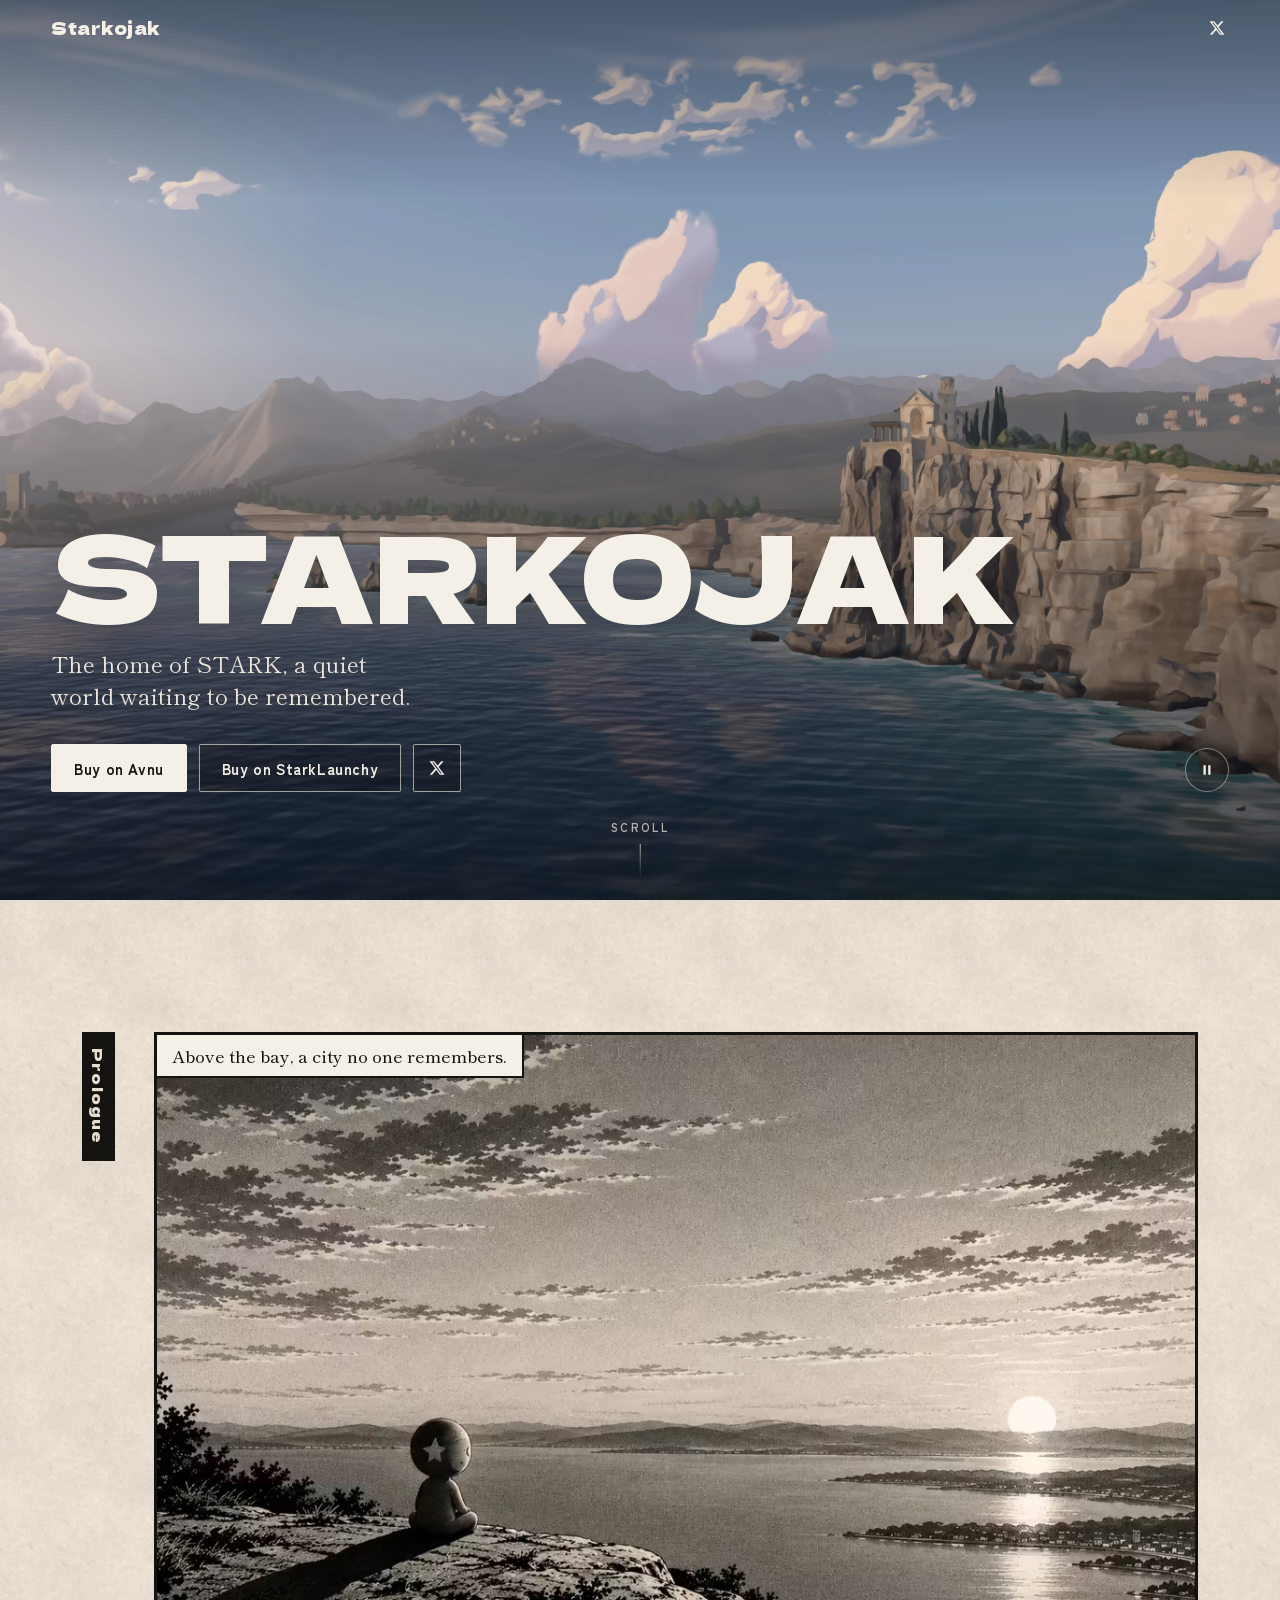
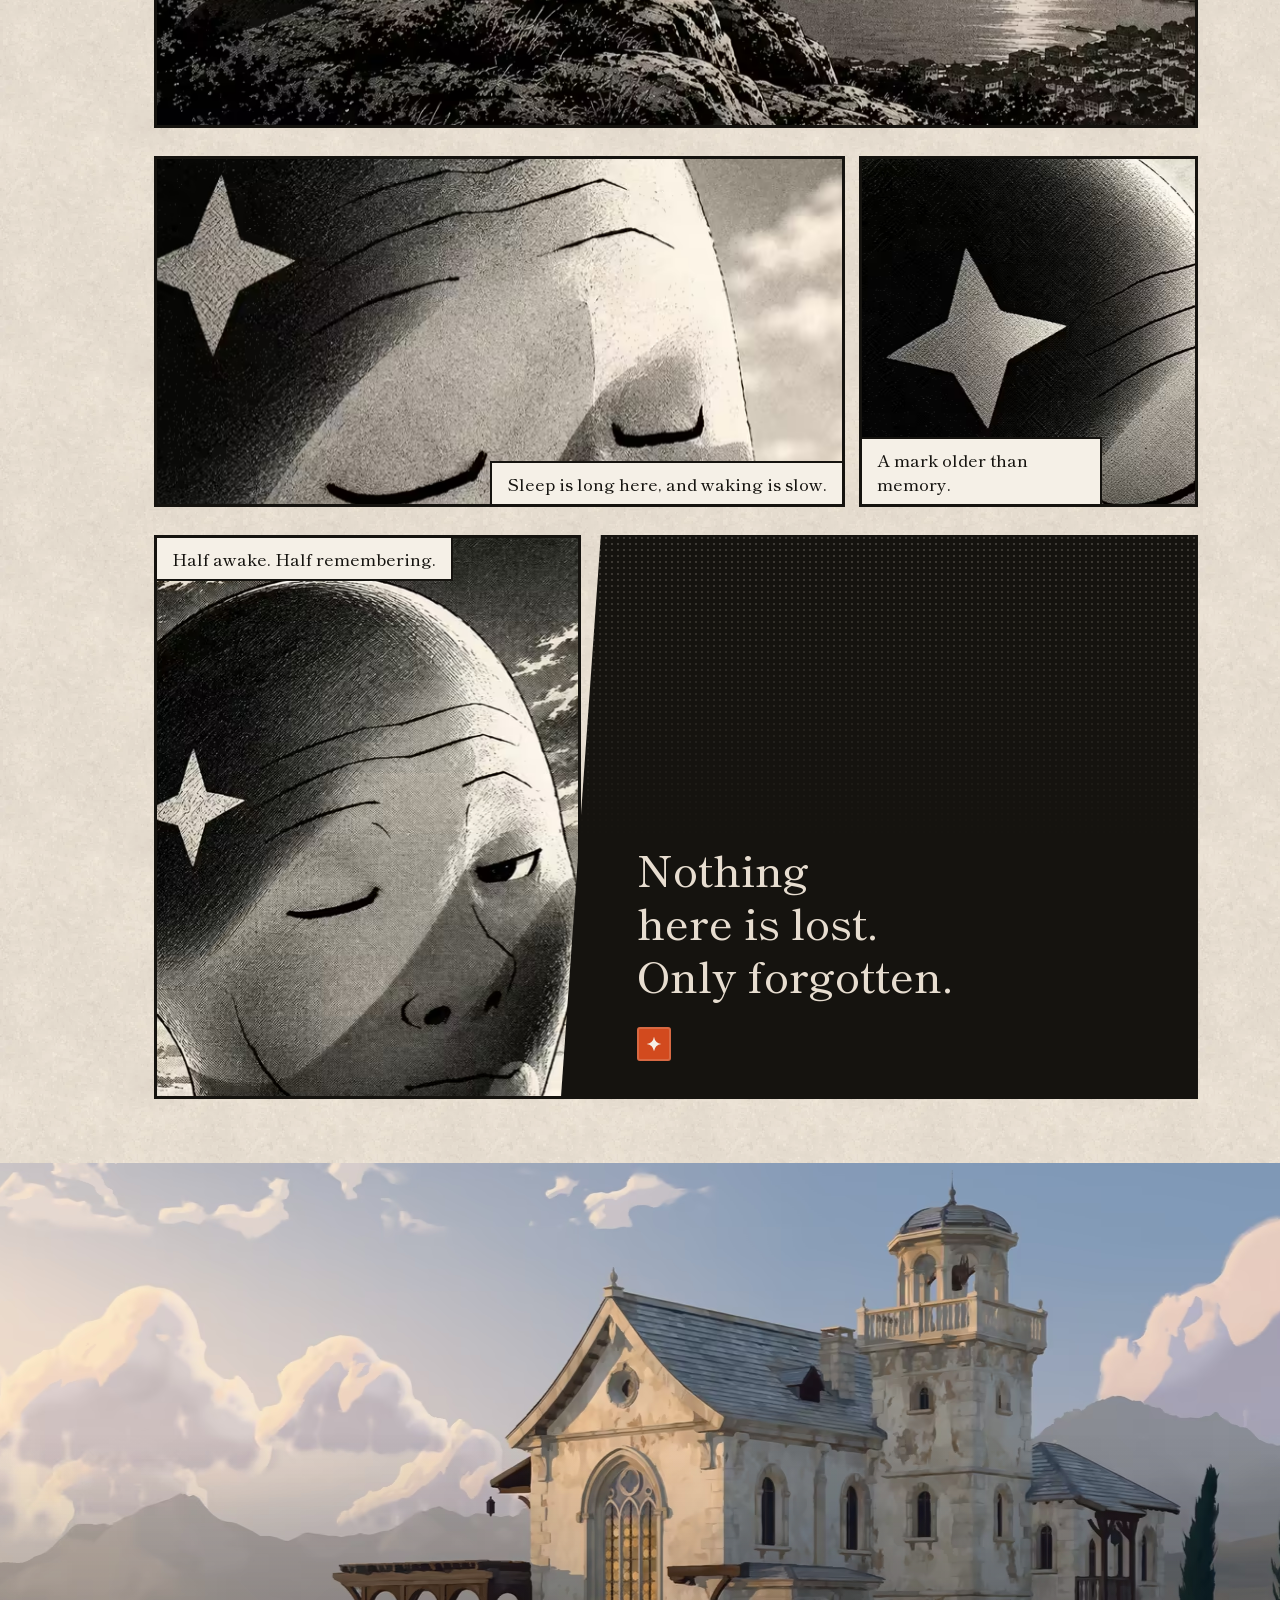
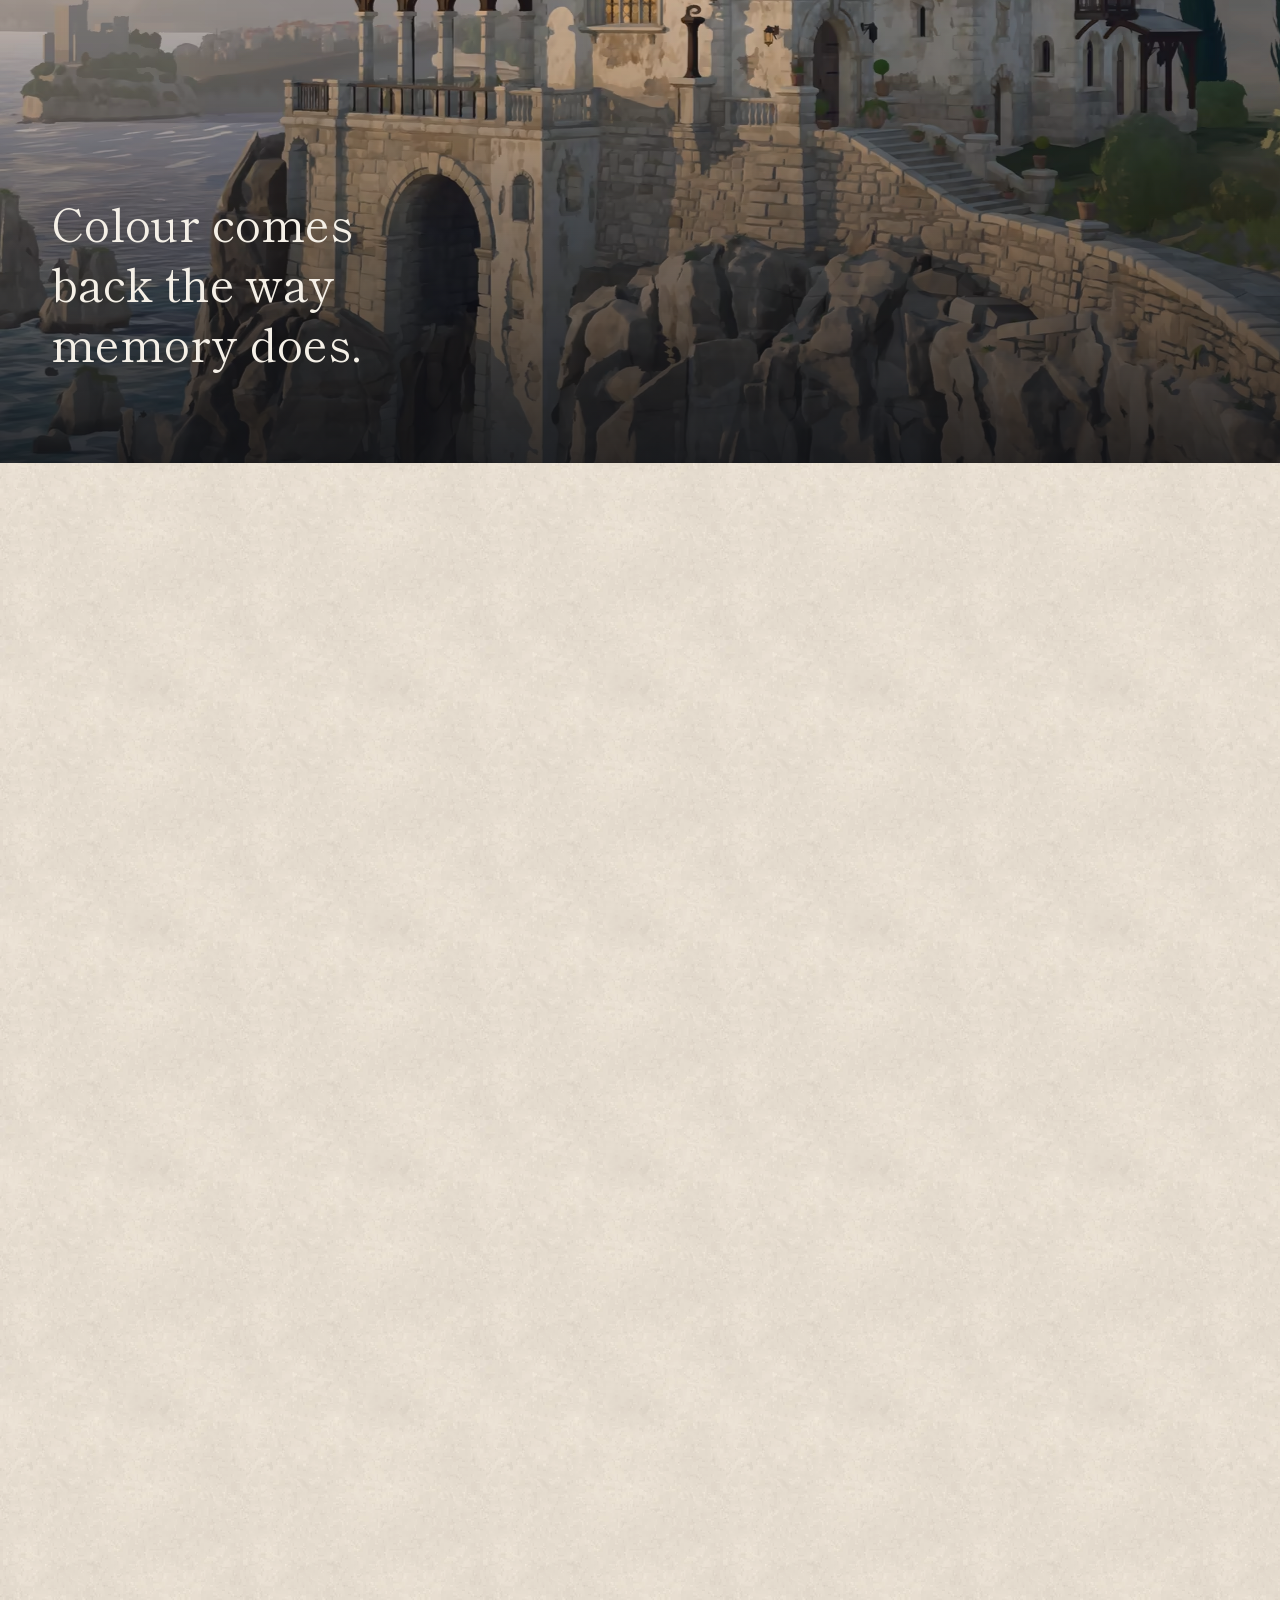
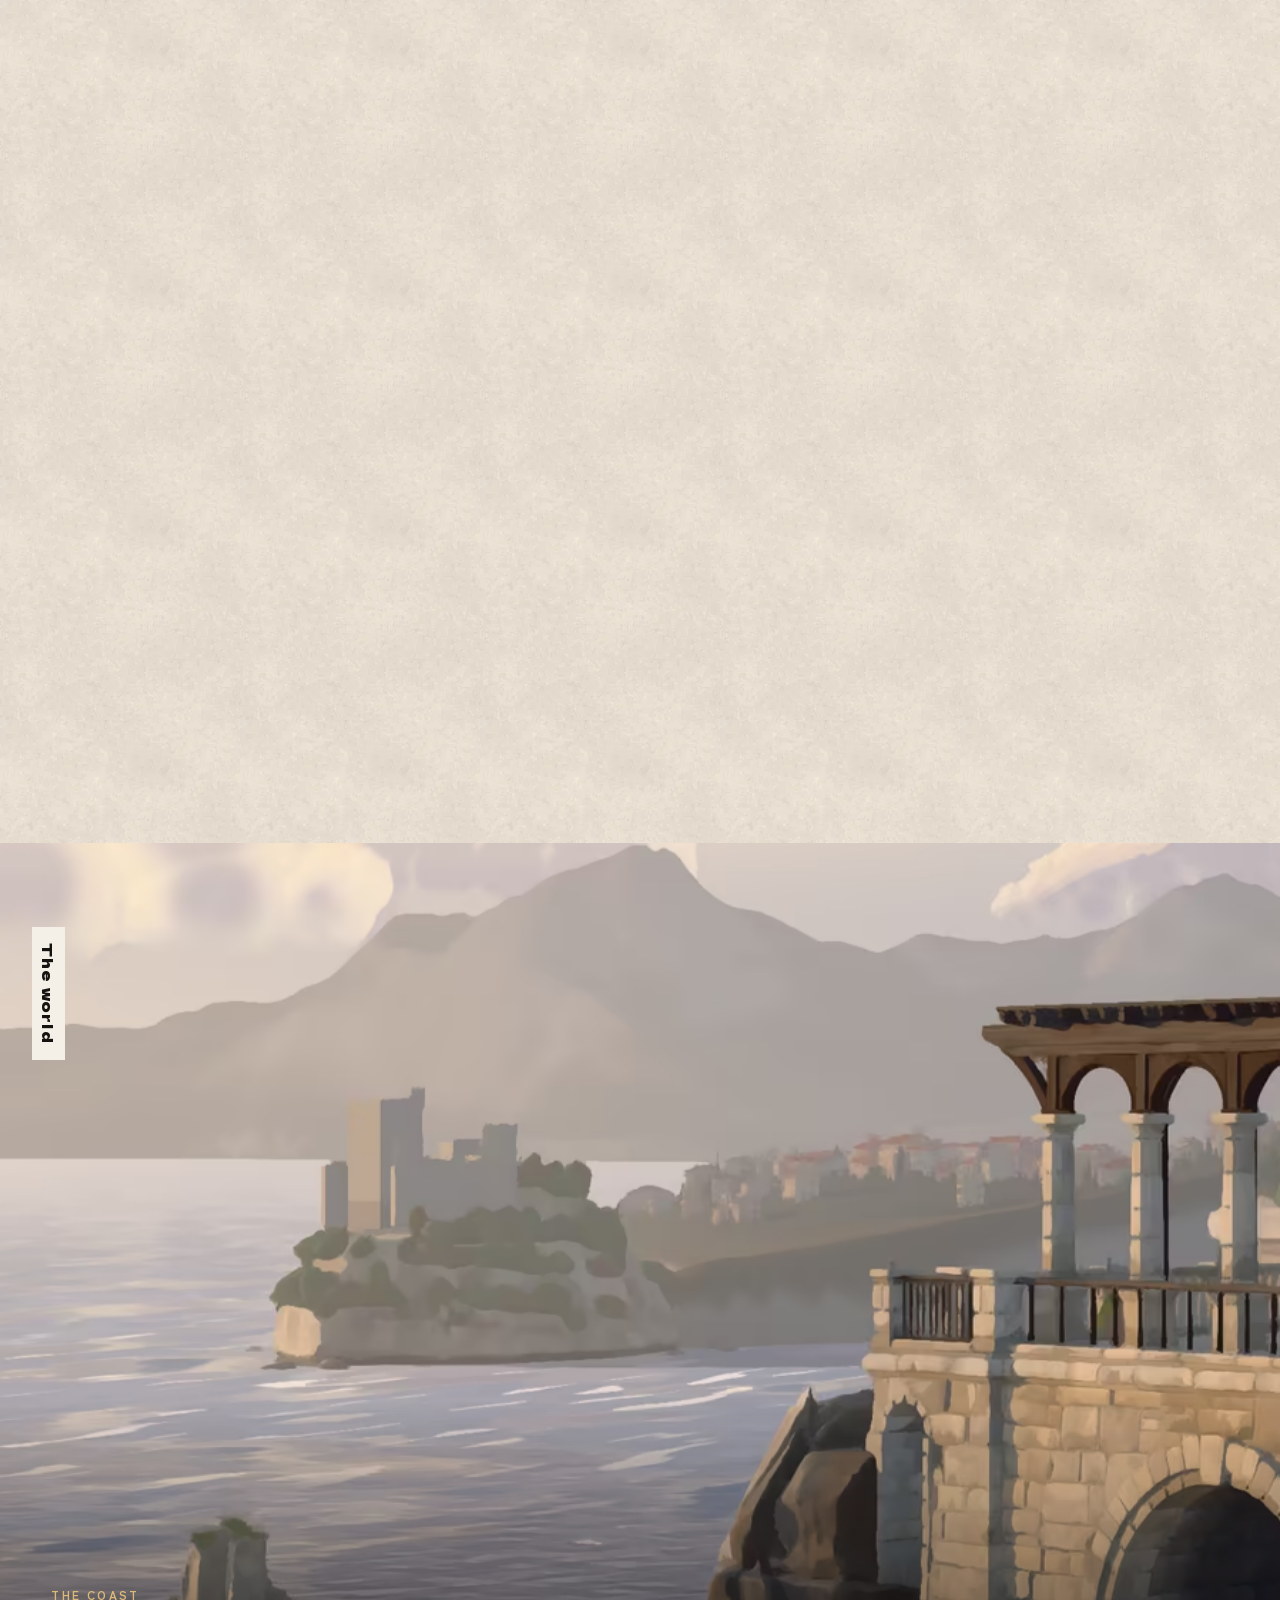
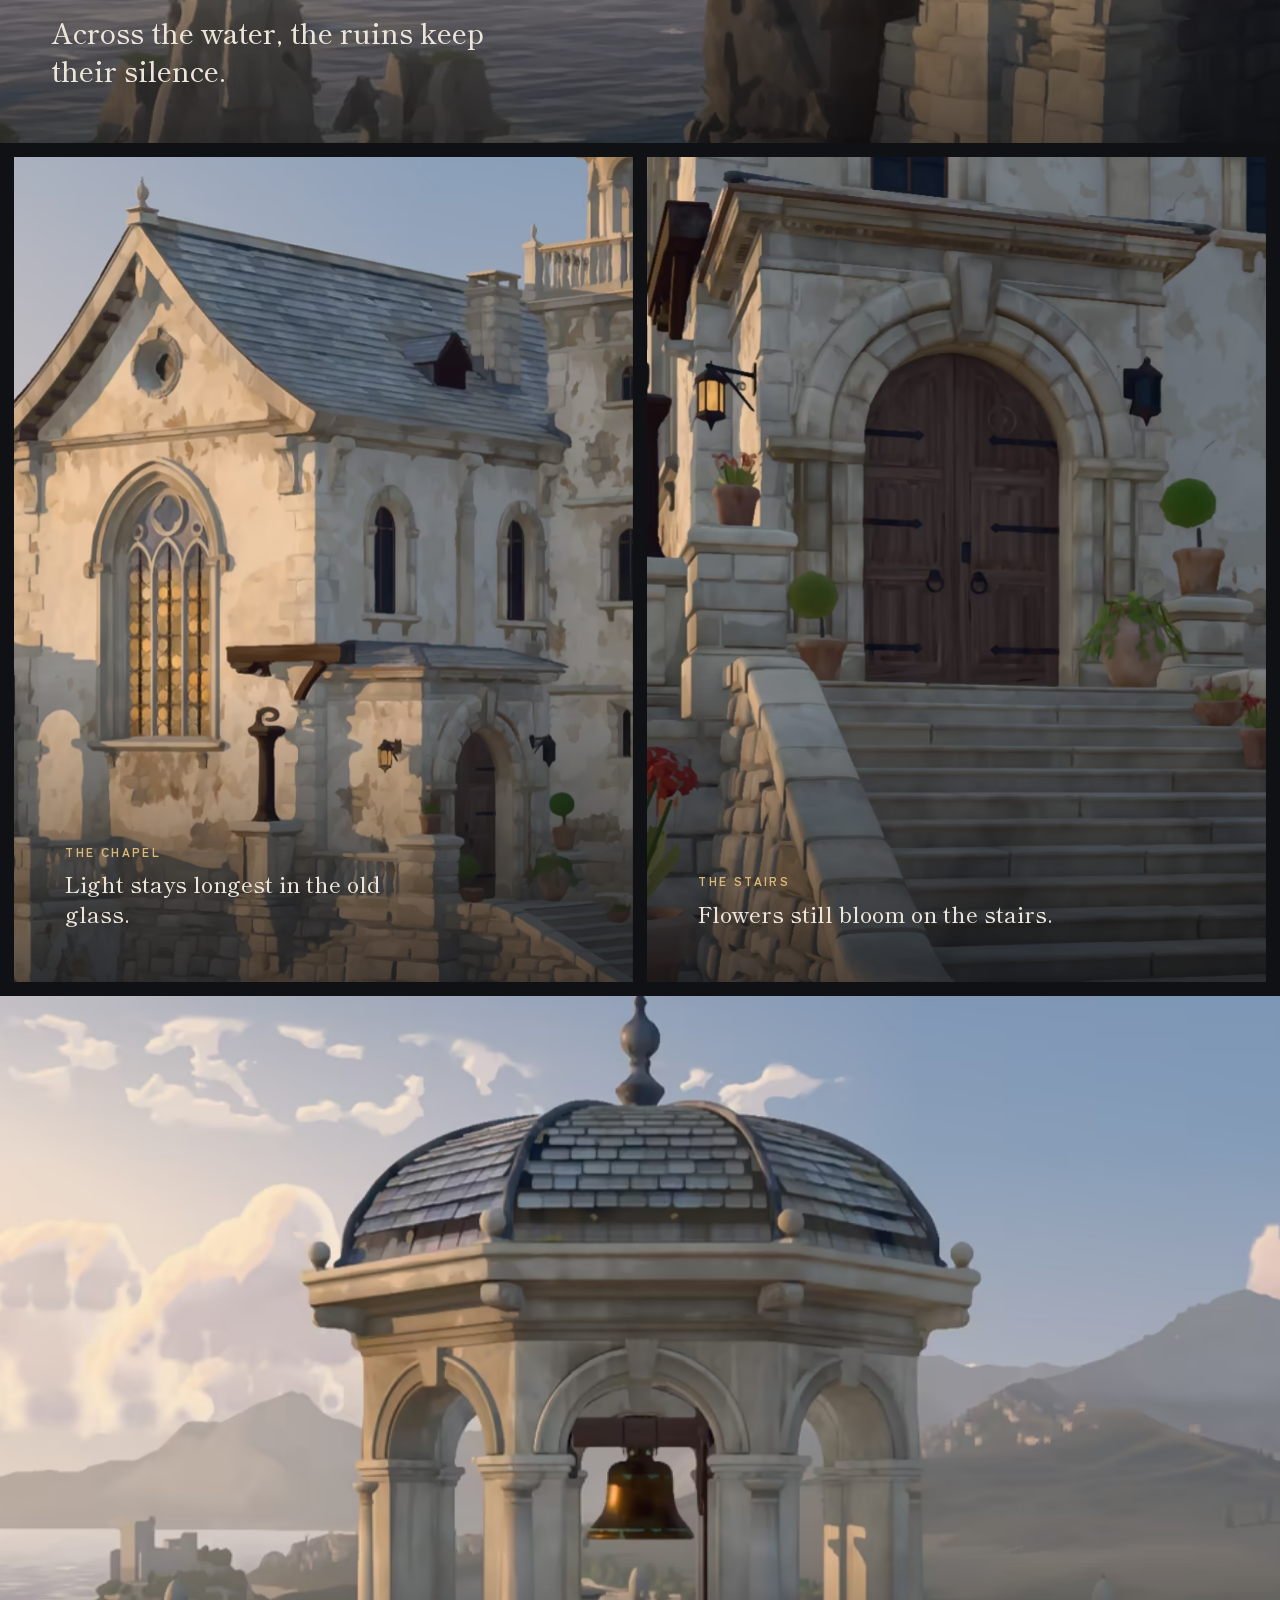
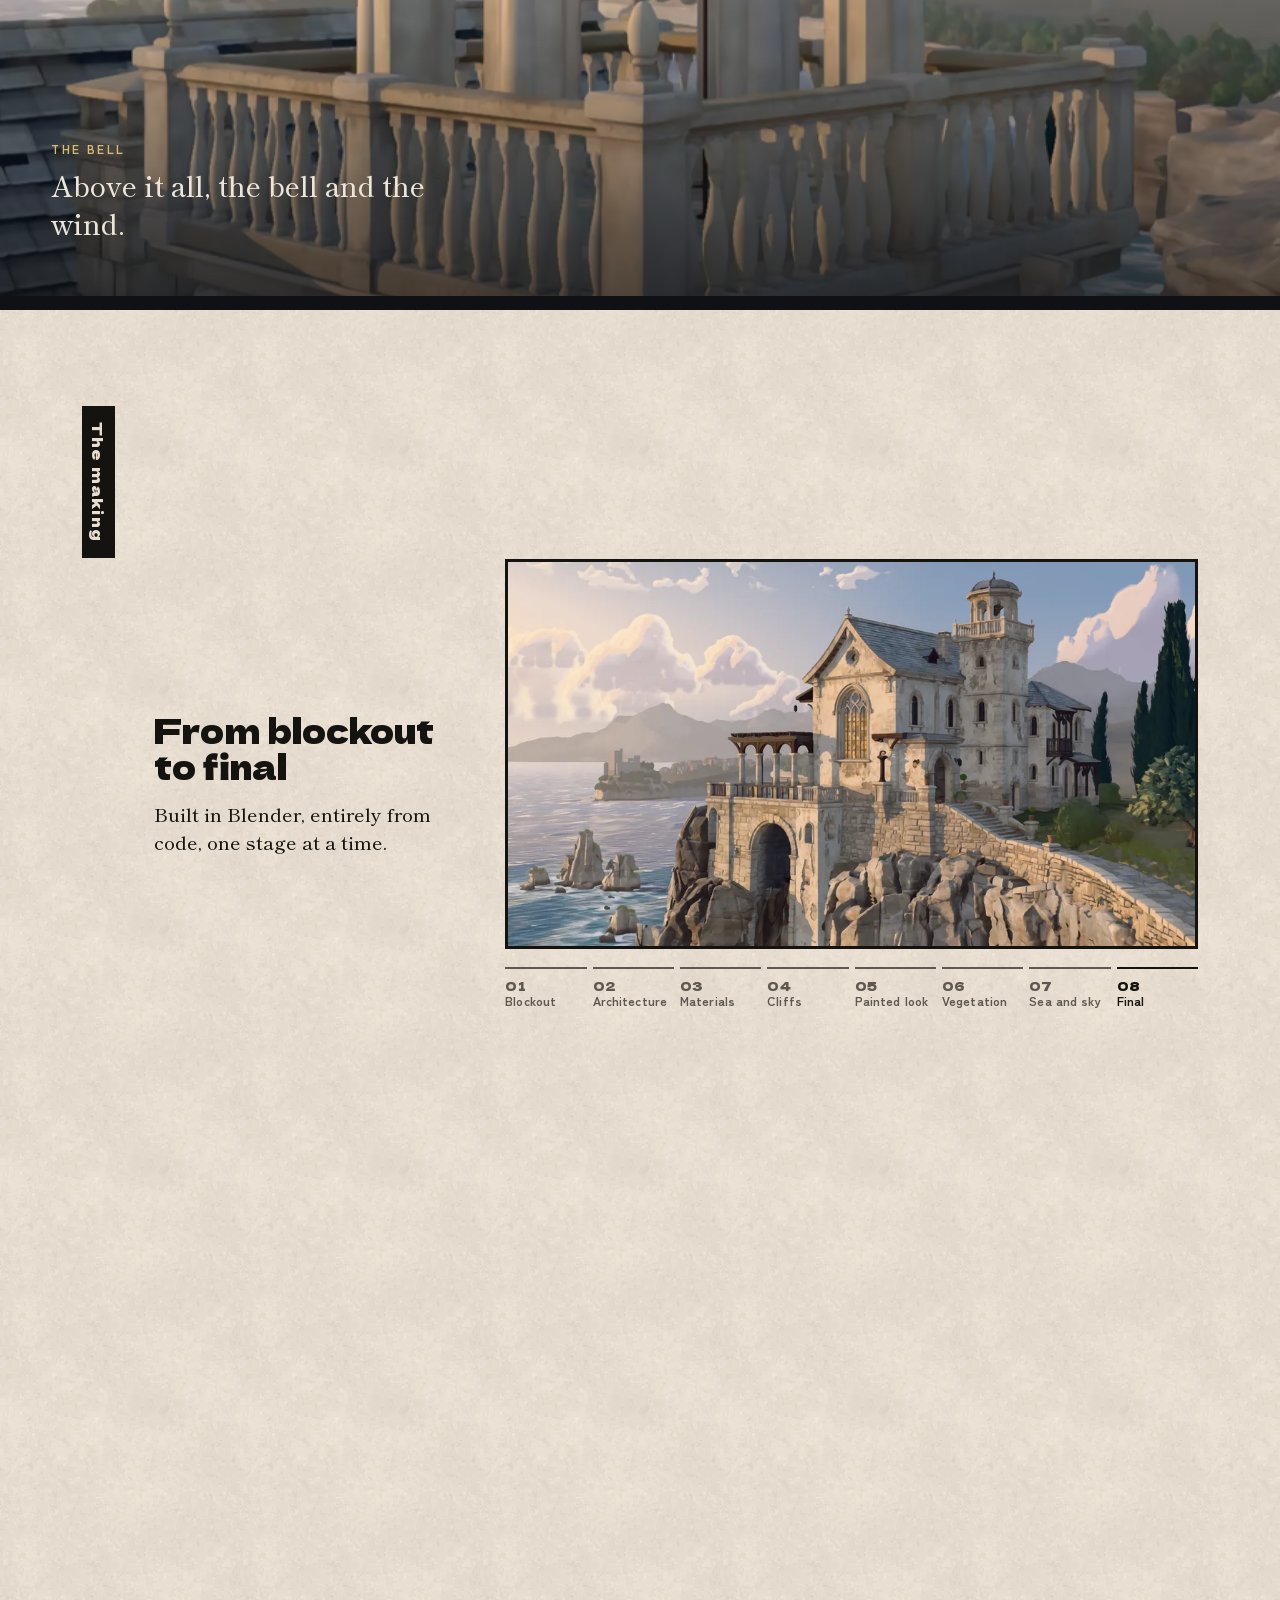
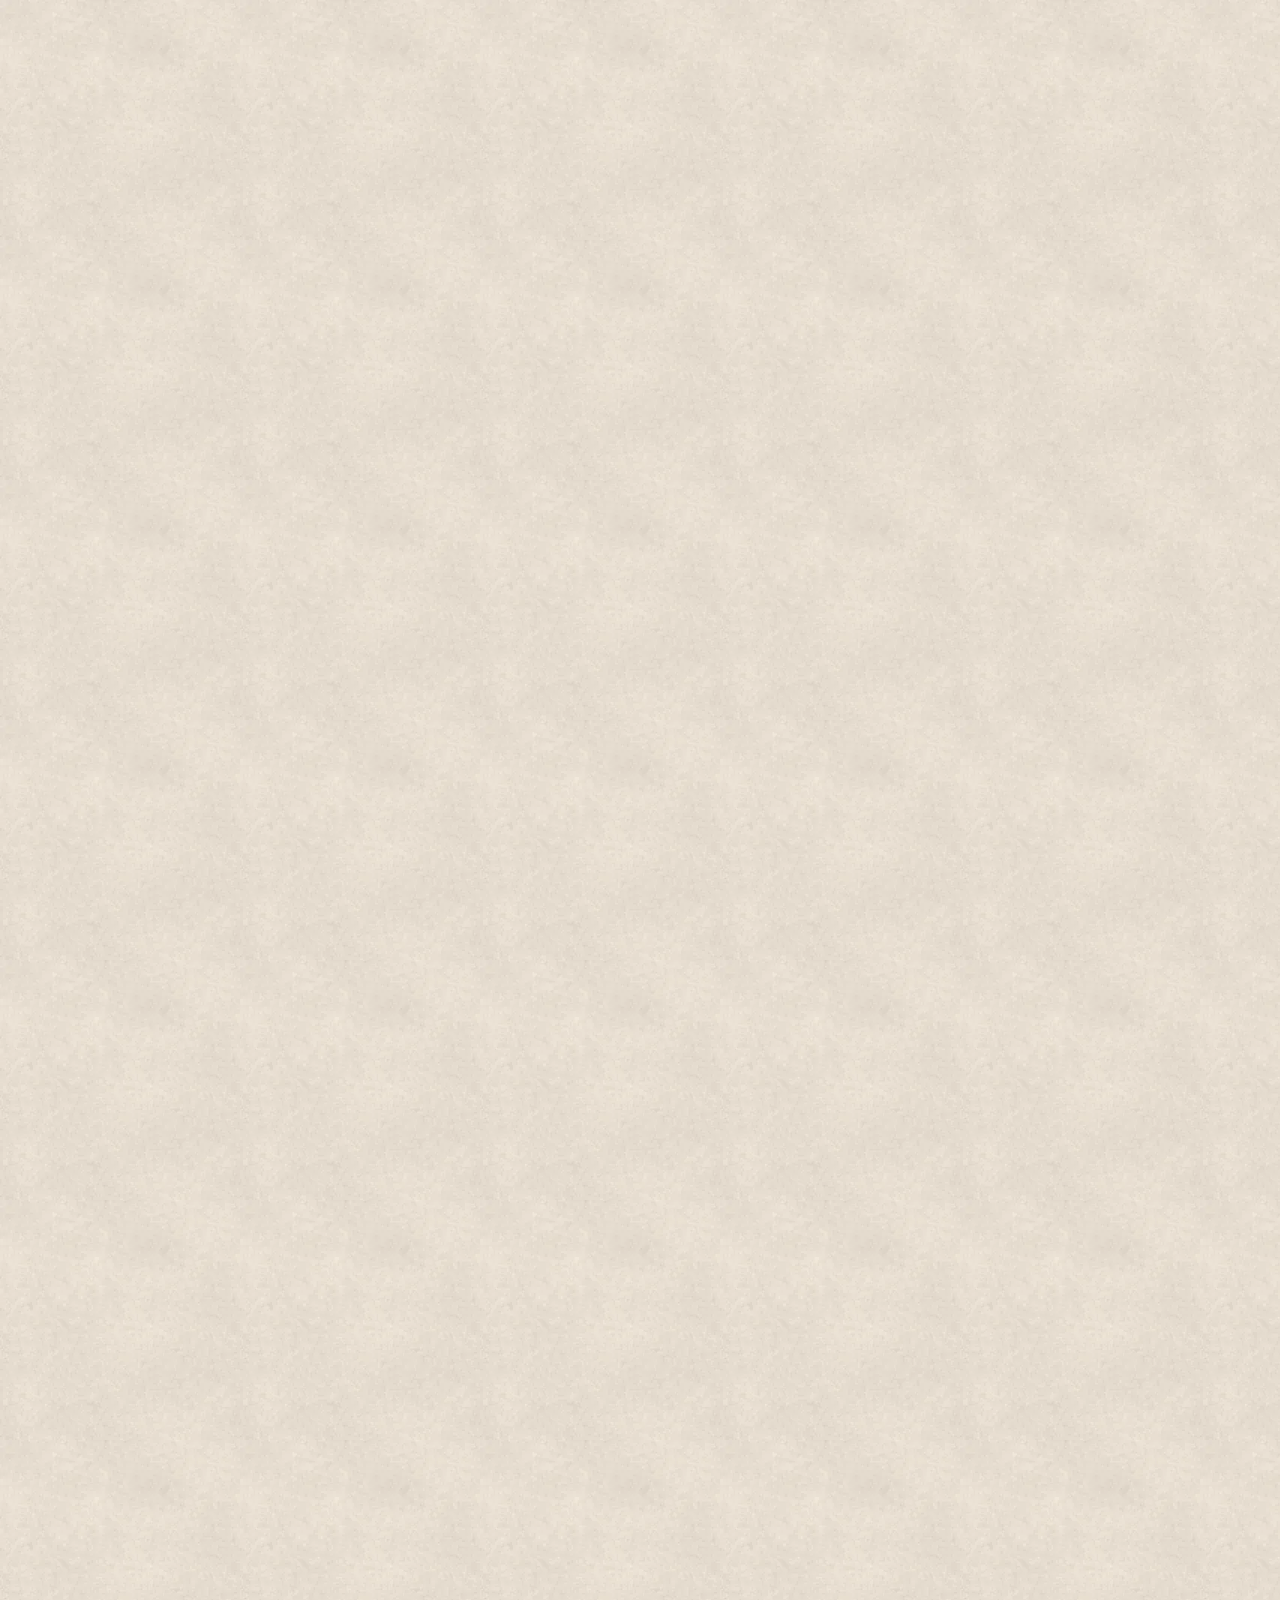
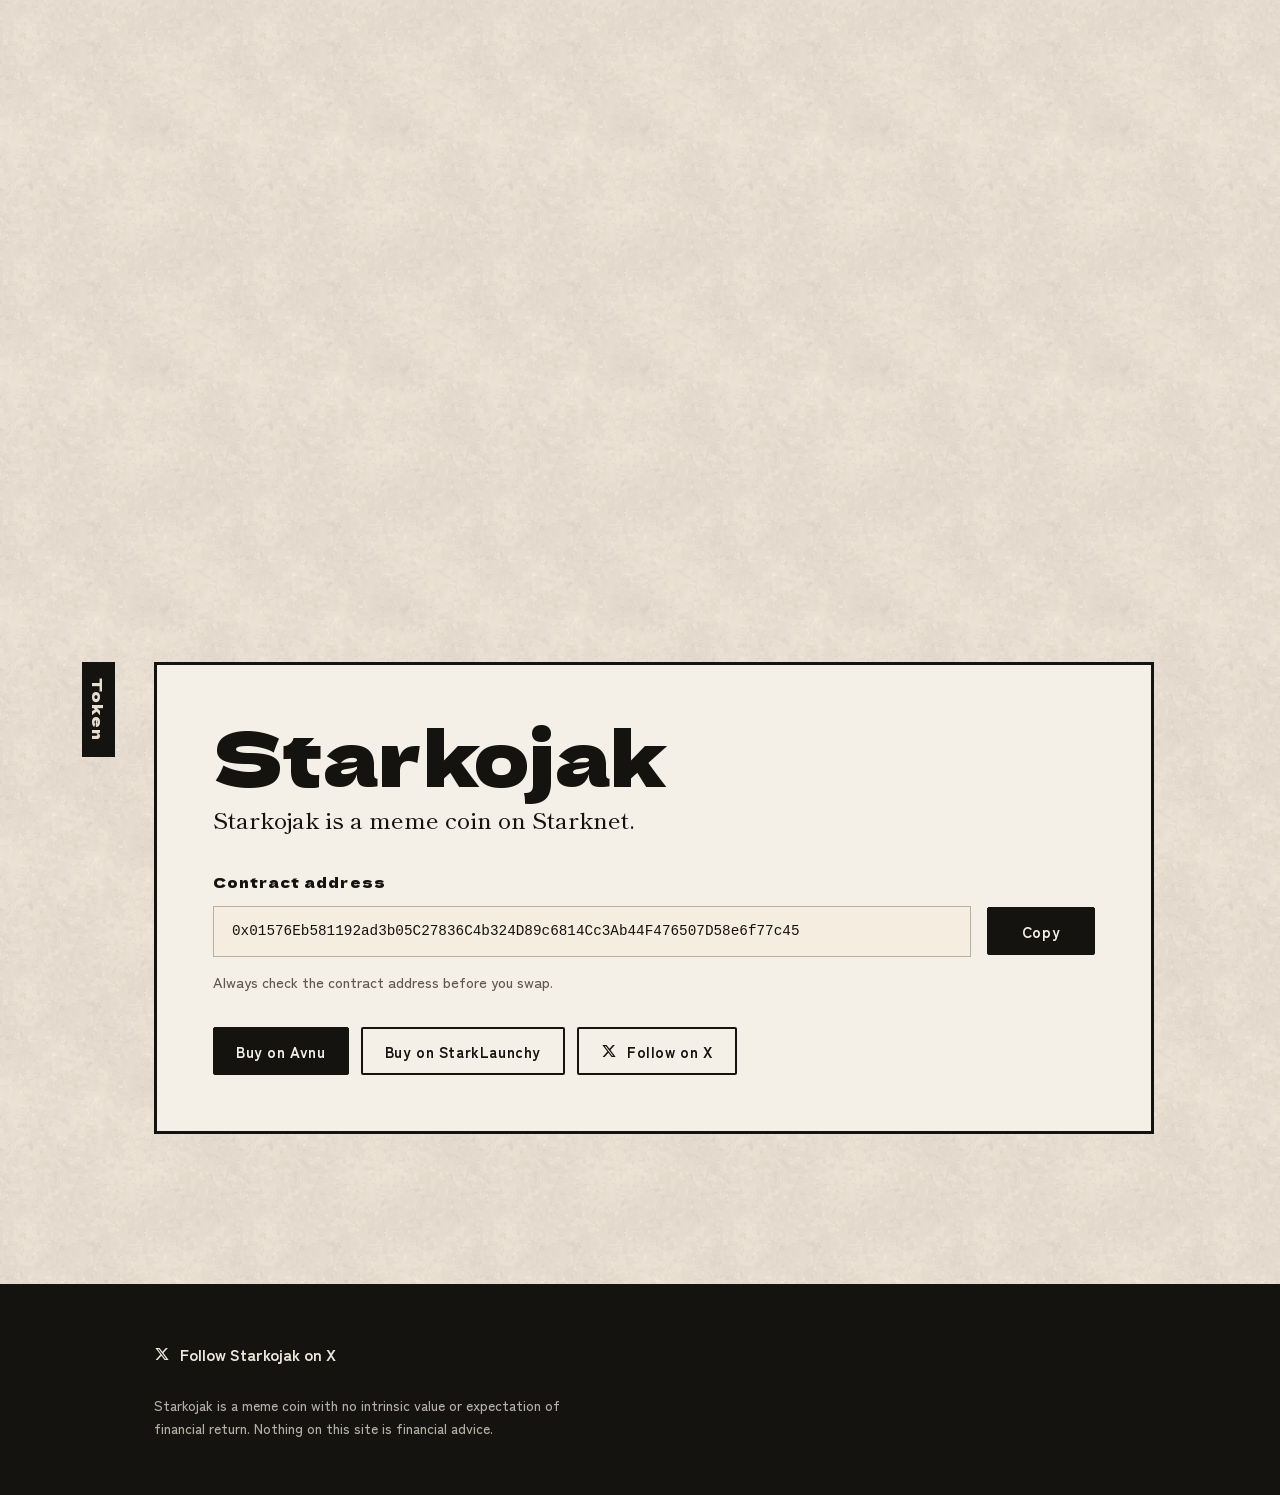
<file: index.html>
<!DOCTYPE html>
<html lang="en">
<head>
  <meta charset="UTF-8">
  <meta name="viewport" content="width=device-width, initial-scale=1, viewport-fit=cover">
  <title>Starkojak — the home of STARK, on Starknet</title>
  <meta name="description" content="Starkojak is a meme coin on Starknet and the home of STARK, an anime world drawn in graphite and painted in colour.">
  <meta name="theme-color" content="#0f1115">
  <link rel="canonical" href="https://starkojak.xyz/">
  <meta property="og:type" content="website">
  <meta property="og:url" content="https://starkojak.xyz/">
  <meta property="og:site_name" content="Starkojak">
  <meta property="og:title" content="Starkojak">
  <meta property="og:description" content="The home of STARK, a quiet world waiting to be remembered. A meme coin on Starknet.">
  <meta property="og:image" content="https://starkojak.xyz/assets/og/og-1200x630.jpg">
  <meta property="og:image:width" content="1200">
  <meta property="og:image:height" content="630">
  <meta property="og:image:alt" content="The STARKOJAK wordmark under a painted stone chapel on a sea cliff at golden hour.">
  <meta name="twitter:card" content="summary_large_image">
  <meta name="twitter:title" content="Starkojak">
  <meta name="twitter:description" content="The home of STARK, a quiet world waiting to be remembered. A meme coin on Starknet.">
  <meta name="twitter:image" content="https://starkojak.xyz/assets/og/og-1200x630.jpg">
  <link rel="icon" href="/favicon.svg" type="image/svg+xml">
  <link rel="preload" href="fonts/dela-gothic-one-400-latin.woff2" as="font" type="font/woff2" crossorigin>
  <link rel="preload" href="fonts/shippori-mincho-400-latin.woff2" as="font" type="font/woff2" crossorigin>
  <link rel="stylesheet" href="style.css">
  <script>document.documentElement.classList.add("js");</script>
  <script src="content.js"></script>
  <script src="script.js" defer></script>
</head>
<body>
  <a class="skip" href="#prologue" data-c="skip">Skip to the story</a>

  <header class="bar" data-bar>
    <a class="bar__brand" href="#top" data-c="nav.brand">Starkojak</a>
    <nav class="bar__nav" data-c-aria="nav.label" aria-label="Links">
      <a class="bar__link bar__link--buy bar__link--wide" data-href="avnu" href="https://app.avnu.fi/en?sellToken=strk&amp;buyToken=starkojak" target="_blank" rel="noopener noreferrer" data-c="nav.avnu">Buy on Avnu</a>
      <a class="bar__link bar__link--buy bar__link--wide" data-href="launchy" href="https://starklaunchy.fun/token/0x1576eb581192ad3b05c27836c4b324d89c6814cc3ab44f476507d58e6f77c45?side=buy" target="_blank" rel="noopener noreferrer" data-c="nav.launchy">Buy on StarkLaunchy</a>
      <a class="bar__link bar__link--buy bar__link--narrow" href="#token" data-c="nav.buy">Buy</a>
      <a class="bar__x" data-href="x" href="https://x.com/Starkojak" target="_blank" rel="noopener noreferrer" data-c-aria="nav.x" aria-label="Starkojak on X">
        <svg viewBox="0 0 24 24" width="18" height="18" aria-hidden="true"><path fill="currentColor" d="M17.75 3h3.07l-6.7 7.66L22 21h-6.17l-4.83-6.32L5.47 21H2.4l7.17-8.2L2 3h6.33l4.37 5.77L17.75 3Zm-1.08 16.2h1.7L7.4 4.73H5.57L16.67 19.2Z"/></svg>
      </a>
    </nav>
  </header>

  <main id="top">

    <!-- 1 · HERO: the film, the wordmark, one line, the links -->
    <section class="hero" aria-labelledby="hero-title" data-hero>
      <div class="hero__media">
        <picture>
          <source media="(max-aspect-ratio: 3/4)" type="image/avif" srcset="assets/hero/poster-portrait-608.avif">
          <source media="(max-aspect-ratio: 3/4)" type="image/webp" srcset="assets/hero/poster-portrait-608.webp">
          <source type="image/avif" srcset="assets/hero/poster-960.avif 960w, assets/hero/poster-1280.avif 1280w, assets/hero/poster-1920.avif 1920w" sizes="100vw">
          <img class="hero__poster" src="assets/hero/poster-1920.webp"
               srcset="assets/hero/poster-960.webp 960w, assets/hero/poster-1280.webp 1280w, assets/hero/poster-1920.webp 1920w" sizes="100vw"
               width="1920" height="1080" fetchpriority="high" decoding="async" data-c-alt="hero.alt" alt="A stone chapel on a sea cliff at golden hour, seen from the water.">
        </picture>
        <video class="hero__video" muted playsinline loop preload="none" disablepictureinpicture disableremoteplayback aria-hidden="true" tabindex="-1" data-hero-video></video>
        <div class="hero__shade" aria-hidden="true"></div>
      </div>
      <div class="hero__content">
        <h1 class="hero__title" id="hero-title"><span class="wordmark" data-c="hero.title">STARKOJAK</span></h1>
        <p class="hero__line" data-c="hero.line">The home of STARK, a quiet world waiting to be remembered.</p>
        <div class="hero__actions">
          <a class="btn btn--paper" data-href="avnu" href="https://app.avnu.fi/en?sellToken=strk&amp;buyToken=starkojak" target="_blank" rel="noopener noreferrer"><span data-c="hero.avnu">Buy on Avnu</span></a>
          <a class="btn btn--glass" data-href="launchy" href="https://starklaunchy.fun/token/0x1576eb581192ad3b05c27836c4b324d89c6814cc3ab44f476507d58e6f77c45?side=buy" target="_blank" rel="noopener noreferrer"><span data-c="hero.launchy">Buy on StarkLaunchy</span></a>
          <a class="btn btn--glass btn--icon" data-href="x" href="https://x.com/Starkojak" target="_blank" rel="noopener noreferrer" data-c-aria="hero.x" aria-label="Starkojak on X">
            <svg viewBox="0 0 24 24" width="18" height="18" aria-hidden="true"><path fill="currentColor" d="M17.75 3h3.07l-6.7 7.66L22 21h-6.17l-4.83-6.32L5.47 21H2.4l7.17-8.2L2 3h6.33l4.37 5.77L17.75 3Zm-1.08 16.2h1.7L7.4 4.73H5.57L16.67 19.2Z"/></svg>
          </a>
        </div>
      </div>
      <button class="hero__pause" type="button" data-pause hidden>
        <svg class="i-pause" viewBox="0 0 16 16" width="14" height="14" aria-hidden="true"><path fill="currentColor" d="M4 2.5h2.6v11H4zm5.4 0H12v11H9.4z"/></svg>
        <svg class="i-play" viewBox="0 0 16 16" width="14" height="14" aria-hidden="true"><path fill="currentColor" d="M4.5 2.4 13 8l-8.5 5.6z"/></svg>
      </button>
      <a class="hero__cue" href="#prologue"><span data-c="hero.cue">Scroll</span><i aria-hidden="true"></i></a>
    </section>

    <!-- 2 · PROLOGUE: graphite panels on paper -->
    <section class="sheet sheet--prologue" id="prologue" aria-labelledby="prologue-tab">
      <h2 class="tab" id="prologue-tab" data-c="prologue.tab">Prologue</h2>
      <div class="page">
        <figure class="panel panel--bay" data-reveal>
          <picture>
            <source type="image/avif" srcset="assets/prologue/bay-720.avif 720w, assets/prologue/bay-1200.avif 1200w, assets/prologue/bay-1536.avif 1536w" sizes="(max-width: 760px) 100vw, 1060px">
            <img src="assets/prologue/bay-1200.webp" srcset="assets/prologue/bay-720.webp 720w, assets/prologue/bay-1200.webp 1200w, assets/prologue/bay-1536.webp 1536w"
                 sizes="(max-width: 760px) 100vw, 1060px" width="1536" height="1024" loading="lazy" decoding="async" data-c-alt="prologue.panels.0.alt" alt="A small figure with a star on its head sits on a rock ledge above a wide bay at sunset, drawn in graphite." data-parallax>
          </picture>
          <figcaption class="cap cap--tl" data-c="prologue.panels.0.caption">Above the bay, a city no one remembers.</figcaption>
        </figure>

        <figure class="panel panel--eyes" data-reveal>
          <picture>
            <source type="image/avif" srcset="assets/prologue/eyes-720.avif 720w, assets/prologue/eyes-1024.avif 1024w" sizes="(max-width: 760px) 100vw, 700px">
            <img src="assets/prologue/eyes-1024.webp" srcset="assets/prologue/eyes-720.webp 720w, assets/prologue/eyes-1024.webp 1024w"
                 sizes="(max-width: 760px) 100vw, 700px" width="1024" height="520" loading="lazy" decoding="async" data-c-alt="prologue.panels.1.alt" alt="Close-up of Starkojak's closed eyes and the pale four-pointed star on the head, drawn in graphite." data-parallax>
          </picture>
          <figcaption class="cap cap--br" data-c="prologue.panels.1.caption">Sleep is long here, and waking is slow.</figcaption>
        </figure>

        <figure class="panel panel--star" data-reveal>
          <picture>
            <source type="image/avif" srcset="assets/prologue/star-480.avif 480w, assets/prologue/star-800.avif 800w" sizes="(max-width: 760px) 100vw, 350px">
            <img src="assets/prologue/star-800.webp" srcset="assets/prologue/star-480.webp 480w, assets/prologue/star-800.webp 800w"
                 sizes="(max-width: 760px) 100vw, 350px" width="800" height="800" loading="lazy" decoding="async" data-c-alt="prologue.panels.2.alt" alt="Extreme close-up of the pale star on Starkojak's dark head." data-parallax>
          </picture>
          <figcaption class="cap cap--bl" data-c="prologue.panels.2.caption">A mark older than memory.</figcaption>
        </figure>

        <figure class="panel panel--wake" data-reveal>
          <picture>
            <source type="image/avif" srcset="assets/prologue/wake-480.avif 480w, assets/prologue/wake-704.avif 704w" sizes="(max-width: 760px) 100vw, 440px">
            <img src="assets/prologue/wake-704.webp" srcset="assets/prologue/wake-480.webp 480w, assets/prologue/wake-704.webp 704w"
                 sizes="(max-width: 760px) 100vw, 440px" width="704" height="930" loading="lazy" decoding="async" data-c-alt="prologue.panels.3.alt" alt="Starkojak glancing sideways with one eye open, a streaked evening sky behind." data-parallax>
          </picture>
          <figcaption class="cap cap--tl" data-c="prologue.panels.3.caption">Half awake. Half remembering.</figcaption>
        </figure>

        <div class="panel panel--ink" data-reveal>
          <p class="panel__line" data-c="prologue.closing">Nothing here is lost. Only forgotten.</p>
          <span class="seal" aria-hidden="true"><svg viewBox="0 0 32 32"><path d="M16 3Q17.8 14.2 29 16Q17.8 17.8 16 29Q14.2 17.8 3 16Q14.2 14.2 16 3Z" fill="currentColor"/></svg></span>
        </div>
      </div>
    </section>

    <!-- 3 · GRAPHITE TO COLOUR: the drawing on the page becomes the painted world -->
    <section class="turn" id="graphite" aria-labelledby="turn-tab" data-turn>
      <h2 class="tab turn__heading" id="turn-tab" data-c="turn.tab">Graphite &amp; colour</h2>
      <p class="visually-hidden" data-c="turn.alt">As you scroll, a pencil drawing of the chapel on its cliff turns into the colour painting of the same view.</p>
      <div class="turn__track">
        <div class="turn__stage">
          <span class="tab turn__tab" aria-hidden="true" data-c="turn.tab">Graphite &amp; colour</span>
          <p class="turn__line turn__line--before" data-c="turn.before" data-turn-before>Every world begins in graphite.</p>
          <div class="turn__frame" data-turn-frame>
            <canvas class="turn__canvas" aria-hidden="true" data-turn-canvas></canvas>
            <div class="turn__fallback" aria-hidden="true">
              <img class="turn__img turn__img--graphite" alt="" decoding="async" data-turn-img="graphite">
              <img class="turn__img turn__img--colour" alt="" decoding="async" data-turn-img="colour">
            </div>
            <div class="turn__dusk" aria-hidden="true" data-turn-dusk></div>
            <span class="seal seal--frame" aria-hidden="true" data-turn-seal><svg viewBox="0 0 32 32"><path d="M16 3Q17.8 14.2 29 16Q17.8 17.8 16 29Q14.2 17.8 3 16Q14.2 14.2 16 3Z" fill="currentColor"/></svg></span>
          </div>
          <p class="turn__line turn__line--after" data-c="turn.after" data-turn-after>Colour comes back the way memory does.</p>
        </div>
      </div>
      <figure class="turn__still">
        <div class="panel">
          <picture>
            <source type="image/avif" srcset="assets/graphite/split-1280.avif 1280w, assets/graphite/split-1920.avif 1920w" sizes="(max-width: 760px) 100vw, 1060px">
            <img src="assets/graphite/split-1920.webp" srcset="assets/graphite/split-1280.webp 1280w, assets/graphite/split-1920.webp 1920w"
                 sizes="(max-width: 760px) 100vw, 1060px" width="1920" height="1080" loading="lazy" decoding="async" data-c-alt="turn.stillAlt" alt="The chapel on its cliff, half pencil drawing and half colour painting.">
          </picture>
        </div>
        <figcaption><span data-c="turn.before">Every world begins in graphite.</span> <span data-c="turn.after">Colour comes back the way memory does.</span></figcaption>
      </figure>
    </section>

    <!-- 4 · THE WORLD: the chapel stills, large, drifting -->
    <section class="world" id="world" aria-labelledby="world-tab">
      <h2 class="tab tab--light world__tab" id="world-tab" data-c="world.tab">The world</h2>

      <figure class="still still--wide" style="--fx: 34%" data-reveal>
        <div class="still__img" data-parallax>
          <picture>
            <source type="image/avif" srcset="assets/world/coast-800.avif 800w, assets/world/coast-1280.avif 1280w, assets/world/coast-1920.avif 1920w" sizes="100vw">
            <img src="assets/world/coast-1920.webp" srcset="assets/world/coast-800.webp 800w, assets/world/coast-1280.webp 1280w, assets/world/coast-1920.webp 1920w"
                 sizes="100vw" width="1920" height="1080" loading="lazy" decoding="async" data-c-alt="world.items.0.alt" alt="The sea, three rock stacks and a ruined castle on an island, seen past the chapel's arched loggia.">
          </picture>
        </div>
        <figcaption class="still__cap"><span class="still__label" data-c="world.items.0.label">The coast</span><span class="still__line" data-c="world.items.0.line">Across the water, the ruins keep their silence.</span></figcaption>
      </figure>

      <div class="diptych">
        <figure class="still still--tall" data-reveal>
          <div class="still__img" data-parallax>
            <picture>
              <source type="image/avif" srcset="assets/world/window-720.avif 720w, assets/world/window-1080.avif 1080w" sizes="(max-width: 760px) 100vw, 50vw">
              <img src="assets/world/window-1080.webp" srcset="assets/world/window-720.webp 720w, assets/world/window-1080.webp 1080w"
                   sizes="(max-width: 760px) 100vw, 50vw" width="1080" height="1440" loading="lazy" decoding="async" data-c-alt="world.items.1.alt" alt="The chapel's gable with a round window and a tall stained-glass window glowing amber.">
            </picture>
          </div>
          <figcaption class="still__cap"><span class="still__label" data-c="world.items.1.label">The chapel</span><span class="still__line" data-c="world.items.1.line">Light stays longest in the old glass.</span></figcaption>
        </figure>
        <figure class="still still--tall" data-reveal>
          <div class="still__img" data-parallax>
            <picture>
              <source type="image/avif" srcset="assets/world/stairs-540.avif 540w, assets/world/stairs-810.avif 810w" sizes="(max-width: 760px) 100vw, 50vw">
              <img src="assets/world/stairs-810.webp" srcset="assets/world/stairs-540.webp 540w, assets/world/stairs-810.webp 810w"
                   sizes="(max-width: 760px) 100vw, 50vw" width="810" height="1080" loading="lazy" decoding="async" data-c-alt="world.items.2.alt" alt="Worn stone stairs rising to a dark wooden door, red flowers in terracotta pots.">
            </picture>
          </div>
          <figcaption class="still__cap"><span class="still__label" data-c="world.items.2.label">The stairs</span><span class="still__line" data-c="world.items.2.line">Flowers still bloom on the stairs.</span></figcaption>
        </figure>
      </div>

      <figure class="still still--wide" style="--fx: 50%" data-reveal>
        <div class="still__img" data-parallax>
          <picture>
            <source type="image/avif" srcset="assets/world/bell-800.avif 800w, assets/world/bell-1280.avif 1280w, assets/world/bell-1920.avif 1920w" sizes="100vw">
            <img src="assets/world/bell-1920.webp" srcset="assets/world/bell-800.webp 800w, assets/world/bell-1280.webp 1280w, assets/world/bell-1920.webp 1920w"
                 sizes="100vw" width="1920" height="1080" loading="lazy" decoding="async" data-c-alt="world.items.3.alt" alt="An open stone belfry with a bronze bell under a slate dome, mountains and sea behind.">
          </picture>
        </div>
        <figcaption class="still__cap"><span class="still__label" data-c="world.items.3.label">The bell</span><span class="still__line" data-c="world.items.3.line">Above it all, the bell and the wind.</span></figcaption>
      </figure>
    </section>

    <!-- 5 · THE MAKING: blockout to final, scrubbed by the scroll -->
    <section class="sheet sheet--making" id="making" aria-labelledby="making-tab" data-making>
      <div class="making__track">
        <div class="making__stage">
          <h2 class="tab making__tab" id="making-tab" data-c="making.tab">The making</h2>
          <header class="making__head">
            <h3 class="making__title" data-c="making.title">From blockout to final</h3>
            <p class="making__line" data-c="making.line">Built in Blender, entirely from code, one stage at a time.</p>
          </header>
          <div class="making__view">
            <div class="panel making__frame">
              <img class="making__img" src="assets/making/01-1600.webp" srcset="assets/making/01-960.webp 960w, assets/making/01-1600.webp 1600w" sizes="(max-width: 900px) 100vw, 62vw" width="1600" height="900" loading="lazy" decoding="async" data-c-alt="making.alts.0" alt="The chapel's hero view as a blockout: plain grey clay shapes.">
              <img class="making__img" src="assets/making/02-1600.webp" srcset="assets/making/02-960.webp 960w, assets/making/02-1600.webp 1600w" sizes="(max-width: 900px) 100vw, 62vw" width="1600" height="900" loading="lazy" decoding="async" data-c-alt="making.alts.1" alt="The hero view with the architecture modelled in grey clay.">
              <img class="making__img" src="assets/making/03-1600.webp" srcset="assets/making/03-960.webp 960w, assets/making/03-1600.webp 1600w" sizes="(max-width: 900px) 100vw, 62vw" width="1600" height="900" loading="lazy" decoding="async" data-c-alt="making.alts.2" alt="The hero view with the stone, roof and wood materials added.">
              <img class="making__img" src="assets/making/04-1600.webp" srcset="assets/making/04-960.webp 960w, assets/making/04-1600.webp 1600w" sizes="(max-width: 900px) 100vw, 62vw" width="1600" height="900" loading="lazy" decoding="async" data-c-alt="making.alts.3" alt="The hero view with the cliffs and rocks sculpted under the chapel.">
              <img class="making__img" src="assets/making/05-1600.webp" srcset="assets/making/05-960.webp 960w, assets/making/05-1600.webp 1600w" sizes="(max-width: 900px) 100vw, 62vw" width="1600" height="900" loading="lazy" decoding="async" data-c-alt="making.alts.4" alt="The hero view with the painted look: golden light and soft colour.">
              <img class="making__img" src="assets/making/06-1600.webp" srcset="assets/making/06-960.webp 960w, assets/making/06-1600.webp 1600w" sizes="(max-width: 900px) 100vw, 62vw" width="1600" height="900" loading="lazy" decoding="async" data-c-alt="making.alts.5" alt="The hero view with cypresses, shrubs and grass added.">
              <img class="making__img" src="assets/making/07-1600.webp" srcset="assets/making/07-960.webp 960w, assets/making/07-1600.webp 1600w" sizes="(max-width: 900px) 100vw, 62vw" width="1600" height="900" loading="lazy" decoding="async" data-c-alt="making.alts.6" alt="The hero view with the sea, the distant land and a painted sky.">
              <img class="making__img" src="assets/making/08-1600.webp" srcset="assets/making/08-960.webp 960w, assets/making/08-1600.webp 1600w" sizes="(max-width: 900px) 100vw, 62vw" width="1600" height="900" loading="lazy" decoding="async" data-c-alt="making.alts.7" alt="The final hero view of the chapel on its cliff.">
            </div>
            <ol class="making__steps">
              <li><span class="making__n">01</span> <span data-c="making.stages.0">Blockout</span></li>
              <li><span class="making__n">02</span> <span data-c="making.stages.1">Architecture</span></li>
              <li><span class="making__n">03</span> <span data-c="making.stages.2">Materials</span></li>
              <li><span class="making__n">04</span> <span data-c="making.stages.3">Cliffs</span></li>
              <li><span class="making__n">05</span> <span data-c="making.stages.4">Painted look</span></li>
              <li><span class="making__n">06</span> <span data-c="making.stages.5">Vegetation</span></li>
              <li><span class="making__n">07</span> <span data-c="making.stages.6">Sea and sky</span></li>
              <li><span class="making__n">08</span> <span data-c="making.stages.7">Final</span></li>
            </ol>
            <p class="making__now" aria-hidden="true"><span class="making__n" data-making-n>01</span> <span data-making-label></span></p>
          </div>
        </div>
      </div>
    </section>

    <!-- 6 · TOKEN: the address, the copy button, the links -->
    <section class="sheet sheet--token" id="token" aria-labelledby="token-tab">
      <h2 class="tab" id="token-tab" data-c="token.tab">Token</h2>
      <div class="panel token" data-reveal>
        <p class="token__name wordmark" data-c="token.title">Starkojak</p>
        <p class="token__intro" data-c="token.intro">Starkojak is a meme coin on Starknet.</p>
        <h3 class="token__label" id="ca-label" data-c="token.caLabel">Contract address</h3>
        <div class="token__row">
          <code class="token__ca" data-ca>0x01576Eb581192ad3b05C27836C4b324D89c6814Cc3Ab44F476507D58e6f77c45</code>
          <button class="btn btn--ink token__copy" type="button" data-copy data-c-aria="token.copyLabel" aria-label="Copy the contract address"><span data-copy-text data-c="token.copy">Copy</span></button>
        </div>
        <p class="token__note" data-c="token.note">Always check the contract address before you swap.</p>
        <p class="visually-hidden" aria-live="polite" data-copy-status></p>
        <div class="token__actions">
          <a class="btn btn--ink" data-href="avnu" href="https://app.avnu.fi/en?sellToken=strk&amp;buyToken=starkojak" target="_blank" rel="noopener noreferrer"><span data-c="token.avnu">Buy on Avnu</span></a>
          <a class="btn btn--line" data-href="launchy" href="https://starklaunchy.fun/token/0x1576eb581192ad3b05c27836c4b324d89c6814cc3ab44f476507d58e6f77c45?side=buy" target="_blank" rel="noopener noreferrer"><span data-c="token.launchy">Buy on StarkLaunchy</span></a>
          <a class="btn btn--line" data-href="x" href="https://x.com/Starkojak" target="_blank" rel="noopener noreferrer">
            <svg viewBox="0 0 24 24" width="16" height="16" aria-hidden="true"><path fill="currentColor" d="M17.75 3h3.07l-6.7 7.66L22 21h-6.17l-4.83-6.32L5.47 21H2.4l7.17-8.2L2 3h6.33l4.37 5.77L17.75 3Zm-1.08 16.2h1.7L7.4 4.73H5.57L16.67 19.2Z"/></svg>
            <span data-c="token.x">Follow on X</span>
          </a>
        </div>
      </div>
    </section>
  </main>

  <!-- 7 · FOOTER -->
  <footer class="foot">
    <div class="foot__inner">
      <a class="foot__x" data-href="x" href="https://x.com/Starkojak" target="_blank" rel="noopener noreferrer">
        <svg viewBox="0 0 24 24" width="16" height="16" aria-hidden="true"><path fill="currentColor" d="M17.75 3h3.07l-6.7 7.66L22 21h-6.17l-4.83-6.32L5.47 21H2.4l7.17-8.2L2 3h6.33l4.37 5.77L17.75 3Zm-1.08 16.2h1.7L7.4 4.73H5.57L16.67 19.2Z"/></svg>
        <span data-c="footer.x">Follow Starkojak on X</span>
      </a>
      <p class="foot__disclaimer" data-c="footer.disclaimer">Starkojak is a meme coin with no intrinsic value or expectation of financial return. Nothing on this site is financial advice.</p>
    </div>
  </footer>

  <!-- The copy above is written from content.js by tools/prerender.mjs, so the page reads without JavaScript.
       This fills the same values from content.js again before the first paint, so content.js always wins. -->
  <script>
    (function (c) {
      function get(path) {
        return path.split(".").reduce(function (o, k) { return o == null ? o : o[k]; }, c);
      }
      function each(sel, fn) { Array.prototype.forEach.call(document.querySelectorAll(sel), fn); }
      each("[data-c]", function (el) { var v = get(el.getAttribute("data-c")); if (typeof v === "string") el.textContent = v; });
      each("[data-c-alt]", function (el) { var v = get(el.getAttribute("data-c-alt")); if (typeof v === "string") el.alt = v; });
      each("[data-c-aria]", function (el) { var v = get(el.getAttribute("data-c-aria")); if (typeof v === "string") el.setAttribute("aria-label", v); });
      var links = { avnu: typeof AVNU_URL === "string" ? AVNU_URL : "", launchy: typeof STARKLAUNCHY_URL === "string" ? STARKLAUNCHY_URL : "", x: typeof X_URL === "string" ? X_URL : "" };
      each("[data-href]", function (el) { var v = links[el.getAttribute("data-href")]; if (v) el.href = v; });
      if (typeof STARKOJAK_CA === "string") each("[data-ca]", function (el) { el.textContent = STARKOJAK_CA; });
    })(window.STARK_COPY || {});
  </script>
</body>
</html>
</file>
<file: style.css>
/* Starkojak: "Graphite and colour". Paper and ink for the story, full-bleed colour for the world.
   Design notes: _redesign/plan.md. All copy comes from content.js. */

/* ------------------------------------------------------------------ fonts (self-hosted, OFL) */

@font-face {
  font-family: "Dela Gothic One";
  src: url("fonts/dela-gothic-one-400-latin.woff2") format("woff2");
  font-weight: 400;
  font-style: normal;
  font-display: swap;
  unicode-range: U+0000-00FF, U+0131, U+0152-0153, U+02BB-02BC, U+02C6, U+02DA, U+02DC, U+0304, U+0308, U+0329, U+2000-206F, U+20AC, U+2122, U+2191, U+2193, U+2212, U+2215, U+FEFF, U+FFFD;
}
@font-face {
  font-family: "Shippori Mincho";
  src: url("fonts/shippori-mincho-400-latin.woff2") format("woff2");
  font-weight: 400;
  font-style: normal;
  font-display: swap;
  unicode-range: U+0000-00FF, U+0131, U+0152-0153, U+02BB-02BC, U+02C6, U+02DA, U+02DC, U+0304, U+0308, U+0329, U+2000-206F, U+20AC, U+2122, U+2191, U+2193, U+2212, U+2215, U+FEFF, U+FFFD;
}
@font-face {
  font-family: "Shippori Mincho";
  src: url("fonts/shippori-mincho-500-latin.woff2") format("woff2");
  font-weight: 500;
  font-style: normal;
  font-display: swap;
  unicode-range: U+0000-00FF, U+0131, U+0152-0153, U+02BB-02BC, U+02C6, U+02DA, U+02DC, U+0304, U+0308, U+0329, U+2000-206F, U+20AC, U+2122, U+2191, U+2193, U+2212, U+2215, U+FEFF, U+FFFD;
}
@font-face {
  font-family: "Zen Kaku Gothic New";
  src: url("fonts/zen-kaku-gothic-new-500-latin.woff2") format("woff2");
  font-weight: 500;
  font-style: normal;
  font-display: swap;
  unicode-range: U+0000-00FF, U+0131, U+0152-0153, U+02BB-02BC, U+02C6, U+02DA, U+02DC, U+0304, U+0308, U+0329, U+2000-206F, U+20AC, U+2122, U+2191, U+2193, U+2212, U+2215, U+FEFF, U+FFFD;
}
@font-face {
  font-family: "Zen Kaku Gothic New";
  src: url("fonts/zen-kaku-gothic-new-700-latin.woff2") format("woff2");
  font-weight: 700;
  font-style: normal;
  font-display: swap;
  unicode-range: U+0000-00FF, U+0131, U+0152-0153, U+02BB-02BC, U+02C6, U+02DA, U+02DC, U+0304, U+0308, U+0329, U+2000-206F, U+20AC, U+2122, U+2191, U+2193, U+2212, U+2215, U+FEFF, U+FFFD;
}

/* ------------------------------------------------------------------ tokens */

:root {
  --paper: #e7ddd0;       /* page ground, measured from the art */
  --paper-hi: #f4ede0;    /* drawing paper */
  --white-out: #f5f0e7;   /* caption boxes, the token card */
  --ink: #15130f;         /* sumi */
  --tone-30: #b9b0a3;
  --tone-60: #5f5850;     /* secondary text on paper (4.9:1) */
  --night: #0f1115;       /* the cinema ground */
  --mist: #ece6da;        /* text on night */
  --mist-70: rgba(236, 230, 218, 0.74);
  --gold: #dcb978;        /* golden hour, from the stills */
  --vermilion: #d24a1e;   /* the seal, and nothing else */

  --font-display: "Dela Gothic One", "Arial Black", Impact, sans-serif;
  --font-story: "Shippori Mincho", "Hiragino Mincho ProN", "Yu Mincho", Georgia, serif;
  --font-ui: "Zen Kaku Gothic New", "Hiragino Sans", "Helvetica Neue", Arial, sans-serif;
  --font-mono: ui-monospace, SFMono-Regular, Menlo, Consolas, monospace;

  --gutter: clamp(16px, 4vw, 56px);
  --sheet: 1180px;
  --margin-tab: 104px;
  --bw: 3px;
  --ease: cubic-bezier(0.22, 0.61, 0.36, 1);
  --bar-h: 56px;
}

*,
*::before,
*::after { box-sizing: border-box; }

html {
  scroll-padding-top: var(--bar-h);
  -webkit-text-size-adjust: 100%;
  text-size-adjust: 100%;
}

body {
  margin: 0;
  background: var(--paper) url("assets/paper.webp") repeat;
  background-size: 240px 240px;
  color: var(--ink);
  font-family: var(--font-ui);
  font-weight: 500;
  font-size: 16px;
  line-height: 1.55;
  -webkit-font-smoothing: antialiased;
  -moz-osx-font-smoothing: grayscale;
  text-rendering: optimizeLegibility;
  overflow-x: hidden;
}

img,
video,
canvas { display: block; max-width: 100%; }

a { color: inherit; }

:focus-visible { outline: 2px solid var(--gold); outline-offset: 3px; }

[hidden] { display: none !important; }

.visually-hidden {
  position: absolute !important;
  width: 1px;
  height: 1px;
  margin: -1px;
  padding: 0;
  overflow: hidden;
  clip: rect(0 0 0 0);
  white-space: nowrap;
  border: 0;
}

.skip {
  position: absolute;
  left: 12px;
  top: -64px;
  z-index: 100;
  padding: 10px 14px;
  background: var(--ink);
  color: var(--paper);
  text-decoration: none;
  font-weight: 700;
}
.skip:focus { top: 12px; }

.wordmark {
  font-family: var(--font-display);
  font-weight: 400;
  letter-spacing: 0.005em;
  line-height: 0.88;
}

/* ------------------------------------------------------------------ buttons */

.btn {
  display: inline-flex;
  align-items: center;
  justify-content: center;
  gap: 10px;
  min-height: 48px;
  padding: 0 22px;
  border: 1.5px solid transparent;
  border-radius: 2px;
  font-family: var(--font-ui);
  font-size: 15px;
  font-weight: 700;
  letter-spacing: 0.04em;
  line-height: 1;
  text-decoration: none;
  white-space: nowrap;
  cursor: pointer;
  transition: background-color 220ms var(--ease), color 220ms var(--ease), border-color 220ms var(--ease);
}
.btn svg { flex: none; }

.btn--paper { background: var(--white-out); color: var(--ink); border-color: var(--white-out); }
.btn--paper:hover { background: #fffaf1; }

.btn--glass { background: rgba(15, 17, 21, 0.28); color: var(--white-out); border-color: rgba(245, 240, 231, 0.62); }
.btn--glass:hover { background: rgba(245, 240, 231, 0.14); border-color: var(--white-out); }

.btn--icon { width: 48px; padding: 0; }

.btn--ink { background: var(--ink); color: var(--white-out); border-color: var(--ink); }
.btn--ink:hover { background: #2b2722; border-color: #2b2722; }

.btn--line { background: transparent; color: var(--ink); border: 2px solid var(--ink); }
.btn--line:hover { background: var(--ink); color: var(--white-out); }

/* ------------------------------------------------------------------ top bar */

.bar {
  position: fixed;
  inset: 0 0 auto;
  z-index: 50;
  display: flex;
  align-items: center;
  justify-content: space-between;
  gap: 16px;
  height: var(--bar-h);
  padding: 0 var(--gutter);
  padding-top: env(safe-area-inset-top, 0);
  color: var(--white-out);
  background: rgba(15, 17, 21, 0);
  transition: background-color 400ms var(--ease), box-shadow 400ms var(--ease);
}

.bar.is-solid {
  background: rgba(21, 19, 15, 0.94);
  box-shadow: 0 1px 0 rgba(245, 240, 231, 0.08);
}

.bar__brand {
  font-family: var(--font-display);
  font-size: 17px;
  letter-spacing: 0.03em;
  text-decoration: none;
}

.bar__nav { display: flex; align-items: center; gap: 10px; }

.bar__link {
  display: inline-flex;
  align-items: center;
  min-height: 34px;
  padding: 0 12px;
  border: 1.5px solid rgba(245, 240, 231, 0.55);
  border-radius: 2px;
  font-size: 13.5px;
  font-weight: 700;
  letter-spacing: 0.04em;
  text-decoration: none;
  transition: background-color 220ms var(--ease), opacity 300ms var(--ease), visibility 300ms;
}
.bar__link:hover { background: rgba(245, 240, 231, 0.14); }

/* the buy links stay out of the way while the hero (which has its own) is on screen */
.bar:not(.is-solid) .bar__link--buy { opacity: 0; visibility: hidden; }

.bar__link--narrow { display: none; }

.bar__x {
  display: inline-grid;
  place-items: center;
  width: 44px;
  height: 44px;
  margin-right: -10px;
  text-decoration: none;
}

/* ------------------------------------------------------------------ 1 · hero */

.hero {
  position: relative;
  height: 100vh;
  height: 100svh;
  min-height: 560px;
  overflow: hidden;
  background: var(--night);
  color: var(--white-out);
}

.hero__media,
.hero__poster,
.hero__video,
.hero__shade { position: absolute; inset: 0; width: 100%; height: 100%; }

.hero__media picture { display: contents; }

.hero__poster,
.hero__video { object-fit: cover; object-position: 50% 50%; }

.hero__video { opacity: 0; transition: opacity 1400ms var(--ease); }
.hero__video.is-playing { opacity: 1; }

.hero__shade {
  background:
    linear-gradient(180deg, rgba(10, 11, 14, 0.42) 0%, rgba(10, 11, 14, 0) 22%),
    linear-gradient(0deg, rgba(10, 11, 14, 0.72) 0%, rgba(10, 11, 14, 0.38) 34%, rgba(10, 11, 14, 0) 62%);
}

.hero__content {
  position: absolute;
  left: 0;
  right: 0;
  bottom: 0;
  padding: 0 var(--gutter) clamp(72px, 12vh, 120px);
  max-width: 1400px;
}

.hero__title { margin: 0; font-weight: 400; }
.hero__title .wordmark {
  display: block;
  font-size: clamp(38px, 9.4vw, 138px);
  text-shadow: 0 2px 40px rgba(0, 0, 0, 0.22);
}

.hero__line {
  max-width: 34ch;
  margin: clamp(14px, 2.4vh, 24px) 0 0;
  font-family: var(--font-story);
  font-weight: 400;
  font-size: clamp(18px, 1.75vw, 25px);
  line-height: 1.45;
  color: var(--mist);
  text-wrap: balance;
}

.hero__actions {
  display: flex;
  flex-wrap: wrap;
  gap: 12px;
  margin-top: clamp(22px, 3.6vh, 36px);
}

.hero__pause {
  position: absolute;
  right: var(--gutter);
  bottom: clamp(72px, 12vh, 120px);
  display: inline-grid;
  place-items: center;
  width: 44px;
  height: 44px;
  padding: 0;
  border: 1.5px solid rgba(245, 240, 231, 0.45);
  border-radius: 50%;
  background: rgba(15, 17, 21, 0.25);
  color: var(--white-out);
  cursor: pointer;
}
.hero__pause:hover { border-color: var(--white-out); }
.hero__pause .i-play { display: none; }
.hero__pause.is-paused .i-play { display: block; }
.hero__pause.is-paused .i-pause { display: none; }

.hero__cue {
  position: absolute;
  left: 50%;
  bottom: 22px;
  display: flex;
  flex-direction: column;
  align-items: center;
  gap: 8px;
  transform: translateX(-50%);
  font-size: 11px;
  font-weight: 700;
  letter-spacing: 0.22em;
  text-transform: uppercase;
  text-decoration: none;
  color: var(--mist-70);
}
.hero__cue i {
  display: block;
  width: 1px;
  height: 34px;
  background: linear-gradient(180deg, var(--mist-70), rgba(236, 230, 218, 0));
  transform-origin: top;
  animation: cue 2.8s var(--ease) infinite;
}
@keyframes cue {
  0% { transform: scaleY(0); opacity: 0; }
  30% { opacity: 1; }
  70% { transform: scaleY(1); opacity: 1; }
  100% { transform: scaleY(1); opacity: 0; }
}

/* ------------------------------------------------------------------ paper sheets and chapter tabs */

.sheet {
  position: relative;
  max-width: var(--sheet);
  margin: 0 auto;
  padding: 132px 32px 132px var(--margin-tab);
}

.tab {
  position: absolute;
  top: 132px;
  left: 32px;
  z-index: 3;
  margin: 0;
  padding: 16px 9px;
  writing-mode: vertical-rl;
  background: var(--ink);
  color: var(--paper);
  font-family: var(--font-display);
  font-weight: 400;
  font-size: 15px;
  letter-spacing: 0.08em;
  line-height: 1;
}
.tab--light { background: var(--white-out); color: var(--ink); }

/* ------------------------------------------------------------------ panels and captions */

.panel {
  position: relative;
  margin: 0;
  overflow: hidden;
  background: var(--ink);
  border: var(--bw) solid var(--ink);
}
.panel picture { display: contents; }
.panel img { width: 100%; height: 100%; object-fit: cover; }

.cap {
  position: absolute;
  z-index: 2;
  max-width: 72%;
  margin: 0;
  padding: 9px 15px 8px;
  background: var(--white-out);
  border: 2px solid var(--ink);
  font-family: var(--font-story);
  font-size: 17px;
  line-height: 1.4;
  color: var(--ink);
}
.cap--tl { top: 0; left: 0; border-width: 0 2px 2px 0; }
.cap--br { right: 0; bottom: 0; border-width: 2px 0 0 2px; }
.cap--bl { left: 0; bottom: 0; border-width: 2px 2px 0 0; }

.seal {
  display: inline-grid;
  place-items: center;
  width: 34px;
  height: 34px;
  background: var(--vermilion);
  color: var(--white-out);
  border-radius: 3px;
  box-shadow: inset 0 0 0 2px rgba(245, 240, 231, 0.18);
}
.seal svg { width: 18px; height: 18px; }

/* ------------------------------------------------------------------ 2 · prologue */

.sheet--prologue { padding-bottom: 64px; }

.page {
  display: grid;
  grid-template-columns: repeat(12, minmax(0, 1fr));
  column-gap: 14px;
  row-gap: 28px;
}

.panel--bay { grid-column: 1 / -1; aspect-ratio: 3 / 2; }
.panel--eyes { grid-column: 1 / 9; aspect-ratio: 1024 / 520; }
.panel--star { grid-column: 9 / -1; }
.panel--wake { grid-column: 1 / 6; aspect-ratio: 704 / 930; }

.panel--ink {
  grid-column: 6 / -1;
  display: flex;
  flex-direction: column;
  justify-content: flex-end;
  align-items: flex-start;
  gap: 26px;
  padding: 40px 40px 38px 76px;
  color: var(--paper);
  clip-path: polygon(40px 0, 100% 0, 100% 100%, 0 100%);
  margin-left: -34px;
  border: 0;
}
/* night falling over the ink panel: a fine paper-coloured screentone thinning downwards */
.panel--ink::before {
  content: "";
  position: absolute;
  inset: 0;
  background: radial-gradient(circle, var(--paper) 1px, transparent 1.4px) 0 0 / 6px 6px;
  -webkit-mask-image: linear-gradient(180deg, rgba(0, 0, 0, 0.2), transparent 55%);
  mask-image: linear-gradient(180deg, rgba(0, 0, 0, 0.2), transparent 55%);
}
.panel__line {
  position: relative;
  max-width: 15ch;
  margin: 0;
  font-family: var(--font-story);
  font-weight: 500;
  font-size: clamp(28px, 3.4vw, 44px);
  line-height: 1.22;
  text-wrap: balance;
}
.panel--ink .seal { position: relative; }

/* ------------------------------------------------------------------ 3 · graphite to colour */

.turn { position: relative; }

.turn__track { position: relative; height: 320vh; }

.turn__stage {
  position: sticky;
  top: 0;
  height: 100vh;
  height: 100svh;
  overflow: hidden;
}

.turn__frame {
  position: absolute;
  inset: 0;
  overflow: hidden;
  background: var(--paper-hi);
  transform-origin: 50% 62%;
  transform: scale(0.74);
}
.turn__frame::after {
  content: "";
  position: absolute;
  inset: 0;
  border: 4px solid var(--ink);
  opacity: var(--frame-border, 1);
  pointer-events: none;
}

.turn__canvas { position: absolute; inset: 0; width: 100%; height: 100%; }

.turn__fallback { display: none; }
.turn--fallback .turn__fallback { display: block; }
.turn--fallback .turn__canvas { display: none; }
.turn__img {
  position: absolute;
  inset: 0;
  width: 100%;
  height: 100%;
  object-fit: cover;
  object-position: 55% 46%;
}
.turn__img--colour { opacity: 0; }

.turn__dusk {
  position: absolute;
  inset: 0;
  background: linear-gradient(0deg, rgba(15, 17, 21, 0.85) 0%, rgba(15, 17, 21, 0.25) 42%, rgba(15, 17, 21, 0) 70%);
  opacity: 0;
  pointer-events: none;
}

.seal--frame {
  position: absolute;
  right: 22px;
  bottom: 22px;
  width: 40px;
  height: 40px;
}

.turn__line {
  position: absolute;
  z-index: 4;
  margin: 0;
  font-family: var(--font-story);
  font-weight: 400;
  line-height: 1.3;
  text-wrap: balance;
}
.turn__line--before {
  top: calc(var(--bar-h) + 2.6svh);
  left: 13vw;
  right: 13vw;
  font-size: clamp(18px, 2vw, 28px);
  color: var(--ink);
}
.turn__line--after {
  left: var(--gutter);
  bottom: clamp(48px, 10vh, 96px);
  max-width: 18ch;
  font-size: clamp(26px, 3.6vw, 52px);
  color: var(--white-out);
  text-shadow: 0 2px 28px rgba(0, 0, 0, 0.35);
  opacity: 0;
}

.turn__tab { top: 16.1svh; left: 3vw; transition: opacity 300ms var(--ease); }
.turn.is-open .turn__tab { opacity: 0; }
/* the real heading: shown with the still (reduced motion, no script); the stage carries a copy */
.tab.turn__heading { display: none; }

/* the reduced-motion and no-script view: one still, half drawing and half painting */
.turn__still {
  display: none;
  max-width: var(--sheet);
  margin: 0 auto;
  padding: 132px 32px 120px var(--margin-tab);
}
.turn__still .panel { aspect-ratio: 16 / 9; }
.turn__still figcaption {
  margin-top: 18px;
  font-family: var(--font-story);
  font-size: clamp(18px, 2vw, 26px);
  line-height: 1.4;
}

/* ------------------------------------------------------------------ 4 · the world */

.world {
  position: relative;
  display: grid;
  gap: 14px;
  padding-bottom: 14px;
  background: var(--night);
  color: var(--mist);
}

.world__tab { top: calc(var(--bar-h) + 28px); left: 32px; }

.still { position: relative; margin: 0; overflow: hidden; background: #0a0b0e; }
.still::after {
  content: "";
  position: absolute;
  inset: 0;
  background: linear-gradient(0deg, rgba(10, 11, 14, 0.66) 0%, rgba(10, 11, 14, 0) 38%);
  pointer-events: none;
}
.still--wide { height: 100vh; height: 100svh; min-height: 520px; }
.still--tall { aspect-ratio: 3 / 4; }

.still__img { position: absolute; inset: -7% 0; }
.still__img picture { display: contents; }
.still__img img {
  width: 100%;
  height: 100%;
  object-fit: cover;
  object-position: var(--fx, 50%) 50%;
  animation: drift 32s ease-in-out infinite alternate;
}
.still--tall:nth-child(2) .still__img img { animation-delay: -14s; }

@keyframes drift {
  from { transform: scale(1.03) translate3d(-0.7%, 0.35%, 0); }
  to { transform: scale(1.08) translate3d(0.7%, -0.35%, 0); }
}

.still__cap {
  position: absolute;
  z-index: 2;
  left: var(--gutter);
  right: var(--gutter);
  bottom: clamp(26px, 6vh, 64px);
  display: flex;
  flex-direction: column;
  gap: 8px;
}
.still__label {
  font-size: 12px;
  font-weight: 700;
  letter-spacing: 0.2em;
  text-transform: uppercase;
  color: var(--gold);
}
.still__line {
  max-width: 30ch;
  font-family: var(--font-story);
  font-size: clamp(20px, 2.2vw, 30px);
  line-height: 1.35;
  color: var(--mist);
  text-shadow: 0 1px 24px rgba(0, 0, 0, 0.35);
}
.still--tall .still__line { font-size: clamp(19px, 1.7vw, 24px); }

.diptych {
  display: grid;
  grid-template-columns: 1fr 1fr;
  gap: 14px;
  padding: 0 14px;
}

/* ------------------------------------------------------------------ 5 · the making */

.sheet--making { padding-top: 0; padding-bottom: 0; }
.making__tab { top: calc(var(--bar-h) + 40px); left: calc(32px - var(--margin-tab)); }

.making__track { position: relative; height: 380vh; }

.making__stage {
  position: sticky;
  top: 0;
  height: 100vh;
  height: 100svh;
  display: grid;
  grid-template-columns: minmax(230px, 300px) minmax(0, 1fr);
  align-items: center;
  gap: clamp(28px, 4vw, 56px);
  padding: calc(var(--bar-h) + 24px) 0 32px;
}

.making__title {
  margin: 0;
  font-family: var(--font-display);
  font-weight: 400;
  font-size: clamp(26px, 2.6vw, 36px);
  line-height: 1.08;
}
.making__line {
  margin: 16px 0 0;
  font-family: var(--font-story);
  font-size: 19px;
  line-height: 1.5;
}

.making__frame { aspect-ratio: 16 / 9; background: #c9cfd6; }
.making__img {
  position: absolute;
  inset: 0;
  opacity: 0;
}
.making__img:first-child { opacity: 1; }

.making__steps {
  display: grid;
  grid-template-columns: repeat(8, minmax(0, 1fr));
  gap: 6px;
  margin: 18px 0 0;
  padding: 0;
  list-style: none;
}
.making__steps li {
  padding-top: 9px;
  border-top: 2px solid var(--tone-30);
  font-size: 12.5px;
  font-weight: 700;
  letter-spacing: 0.01em;
  line-height: 1.3;
  color: var(--tone-60);
  transition: color 300ms var(--ease), border-color 300ms var(--ease);
}
.making__steps li.is-past { border-color: var(--tone-60); }
.making__steps li.is-on { border-color: var(--ink); color: var(--ink); }
.making__n { display: block; font-family: var(--font-display); font-weight: 400; font-size: 12px; letter-spacing: 0.04em; }

.making__now {
  display: none;
  margin: 14px 0 0;
  font-family: var(--font-story);
  font-size: 19px;
}

/* ------------------------------------------------------------------ 6 · token */

.sheet--token { padding-bottom: 150px; }

.token {
  max-width: 1000px;
  padding: clamp(26px, 4.4vw, 56px);
  background: var(--white-out);
  border: var(--bw) solid var(--ink);
  overflow: visible;
}

.token__name { margin: 0; font-size: clamp(40px, 6.4vw, 76px); }
.token__intro {
  margin: 14px 0 34px;
  font-family: var(--font-story);
  font-size: clamp(19px, 1.8vw, 24px);
}

.token__label {
  margin: 0 0 12px;
  font-family: var(--font-display);
  font-weight: 400;
  font-size: 14px;
  letter-spacing: 0.08em;
}

.token__row { display: flex; align-items: center; gap: 16px; }

.token__ca {
  flex: 1;
  min-width: 0;
  padding: 14px 18px;
  background: var(--paper-hi);
  border: 1.5px solid var(--tone-30);
  font-family: var(--font-mono);
  font-size: clamp(13px, 1.12vw, 15.5px);
  line-height: 1.5;
  overflow-wrap: anywhere;
  word-break: break-all;
  user-select: all;
  -webkit-user-select: all;
}

.token__copy { min-width: 108px; }

.token__note { margin: 14px 0 0; font-size: 14.5px; color: var(--tone-60); }

.token__actions { display: flex; flex-wrap: wrap; gap: 12px; margin-top: 34px; }

/* ------------------------------------------------------------------ 7 · footer */

.foot { background: var(--ink); color: var(--mist-70); }
.foot__inner {
  max-width: var(--sheet);
  margin: 0 auto;
  padding: 48px 32px 56px var(--margin-tab);
  display: grid;
  gap: 18px;
}
.foot__x {
  display: inline-flex;
  align-items: center;
  gap: 10px;
  justify-self: start;
  min-height: 44px;
  font-weight: 700;
  color: var(--mist);
  text-decoration: none;
}
.foot__x:hover span { text-decoration: underline; text-underline-offset: 4px; }
.foot__disclaimer { max-width: 64ch; margin: 0; font-size: 14px; line-height: 1.6; }

/* ------------------------------------------------------------------ motion: arrivals */

.js [data-reveal] {
  opacity: 0;
  transform: translate3d(0, 16px, 0);
  transition: opacity 1200ms var(--ease), transform 1200ms var(--ease);
}
.js [data-reveal].is-in { opacity: 1; transform: none; }

[data-parallax] { will-change: transform; }

/* ------------------------------------------------------------------ phones and small tablets */

@media (max-width: 900px) {
  .making__stage {
    grid-template-columns: minmax(0, 1fr);
    align-content: center;
    gap: 22px;
  }
  .making__line { font-size: 17px; margin-top: 10px; }
}

@media (max-width: 760px) {
  :root { --margin-tab: 16px; --bar-h: 52px; }

  .bar__link--wide { display: none; }
  .bar__link--narrow { display: inline-flex; }

  .hero__content { padding-bottom: 96px; }
  /* Avnu and X on the first row, StarkLaunchy across the second */
  .hero__actions { display: grid; grid-template-columns: minmax(0, 1fr) 48px; gap: 10px; }
  .hero__actions .btn { width: 100%; padding: 0 14px; }
  .hero__actions .btn:nth-child(1) { grid-column: 1; grid-row: 1; }
  .hero__actions .btn--icon { grid-column: 2; grid-row: 1; }
  .hero__actions .btn:nth-child(2) { grid-column: 1 / -1; grid-row: 2; }
  .hero__pause { bottom: auto; top: calc(var(--bar-h) + 12px); width: 40px; height: 40px; }

  .sheet { padding: 88px 16px 96px; }
  .tab {
    position: static;
    display: inline-block;
    margin: 0 0 18px;
    padding: 7px 10px 6px;
    writing-mode: horizontal-tb;
    font-size: 13px;
  }
  .world__tab { position: absolute; top: calc(var(--bar-h) + 14px); left: 16px; }

  .page { grid-template-columns: minmax(0, 1fr); row-gap: 16px; }
  .panel--bay,
  .panel--eyes,
  .panel--star,
  .panel--wake,
  .panel--ink { grid-column: 1; }
  .panel--star { aspect-ratio: 1; }
  .panel--wake { aspect-ratio: 4 / 5; }
  .panel--ink {
    min-height: 240px;
    margin-left: 0;
    padding: 30px 24px 26px;
    clip-path: polygon(0 26px, 100% 0, 100% 100%, 0 100%);
  }
  .cap { max-width: 86%; padding: 7px 11px 6px; font-size: 15px; }

  .turn__track { height: 280vh; }
  .turn__line--before { left: 10vw; right: 10vw; top: calc(var(--bar-h) + 1.6svh); font-size: 17px; }
  .turn__tab { display: none; }
  .turn__still { padding: 88px 16px 80px; }

  .still--wide { height: min(100svh, 128vw); min-height: 0; }
  .diptych { grid-template-columns: minmax(0, 1fr); padding: 0; }
  .still--tall { aspect-ratio: 4 / 5; }

  .sheet--making { padding-top: 0; padding-bottom: 0; }
  .making__tab { position: absolute; top: calc(var(--bar-h) + 14px); left: 0; }
  .making__track { height: 340vh; }
  .making__stage { padding: calc(var(--bar-h) + 56px) 0 24px; }
  .making__steps { gap: 4px; }
  .making__steps li { font-size: 0; letter-spacing: 0; padding-top: 7px; }
  .making__steps li .making__n { font-size: 11px; }
  .making__now { display: block; }

  .token__row { flex-direction: column; align-items: stretch; }
  .token__copy { width: 100%; }
  .token__actions .btn { flex: 1 1 100%; }

  .foot__inner { padding: 40px 16px 48px; }
}

/* ------------------------------------------------------------------ reduced motion and no script: everything still */

@media (prefers-reduced-motion: reduce) {
  html { scroll-behavior: auto; }
  .js [data-reveal] { opacity: 1; transform: none; transition: none; }
  [data-parallax] { transform: none !important; will-change: auto; }
  .still__img img { animation: none; transform: none; }
  .hero__cue i { animation: none; transform: none; opacity: 1; }
  .hero__video { display: none; }

  .turn__track { display: none; }
  .turn__still { display: block; position: relative; }
  .tab.turn__heading { display: block; width: fit-content; }
  .making__tab { position: absolute; }

  .making__track { height: auto; }
  .making__stage { position: relative; height: auto; padding: 120px 0 40px; }
  .making__frame { aspect-ratio: auto; background: none; border: 0; overflow: visible; display: grid; grid-template-columns: repeat(4, minmax(0, 1fr)); gap: 10px; }
  .making__img { position: relative; opacity: 1 !important; aspect-ratio: 16 / 9; height: auto; border: 2px solid var(--ink); }
  .making__steps, .making__now { display: none; }
}

@media (prefers-reduced-motion: reduce) and (max-width: 760px) {
  .making__frame { grid-template-columns: repeat(2, minmax(0, 1fr)); }
  .making__stage { padding-top: 120px; }
}

/* No script: the copy is already in the HTML (tools/prerender.mjs writes it from content.js), and the page
   shows the same still layout as reduced motion. None of this matches once the script has run. */
html:not(.js) .bar { position: absolute; }           /* it never turns solid, so it stays with the hero */
html:not(.js) [data-copy] { display: none; }         /* copying needs the script; the address selects in one tap */
html:not(.js) .turn__track { display: none; }
html:not(.js) .turn__still { display: block; }
html:not(.js) .tab.turn__heading { display: block; width: fit-content; }
html:not(.js) .making__track { height: auto; }
html:not(.js) .making__stage { position: relative; height: auto; padding: 120px 0 40px; }
html:not(.js) .making__frame { aspect-ratio: auto; background: none; border: 0; overflow: visible; display: grid; grid-template-columns: repeat(4, minmax(0, 1fr)); gap: 10px; }
html:not(.js) .making__img { position: relative; opacity: 1; aspect-ratio: 16 / 9; height: auto; border: 2px solid var(--ink); }
html:not(.js) .making__steps,
html:not(.js) .making__now { display: none; }

@media (max-width: 760px) {
  html:not(.js) .making__frame { grid-template-columns: repeat(2, minmax(0, 1fr)); }
}
</file>
